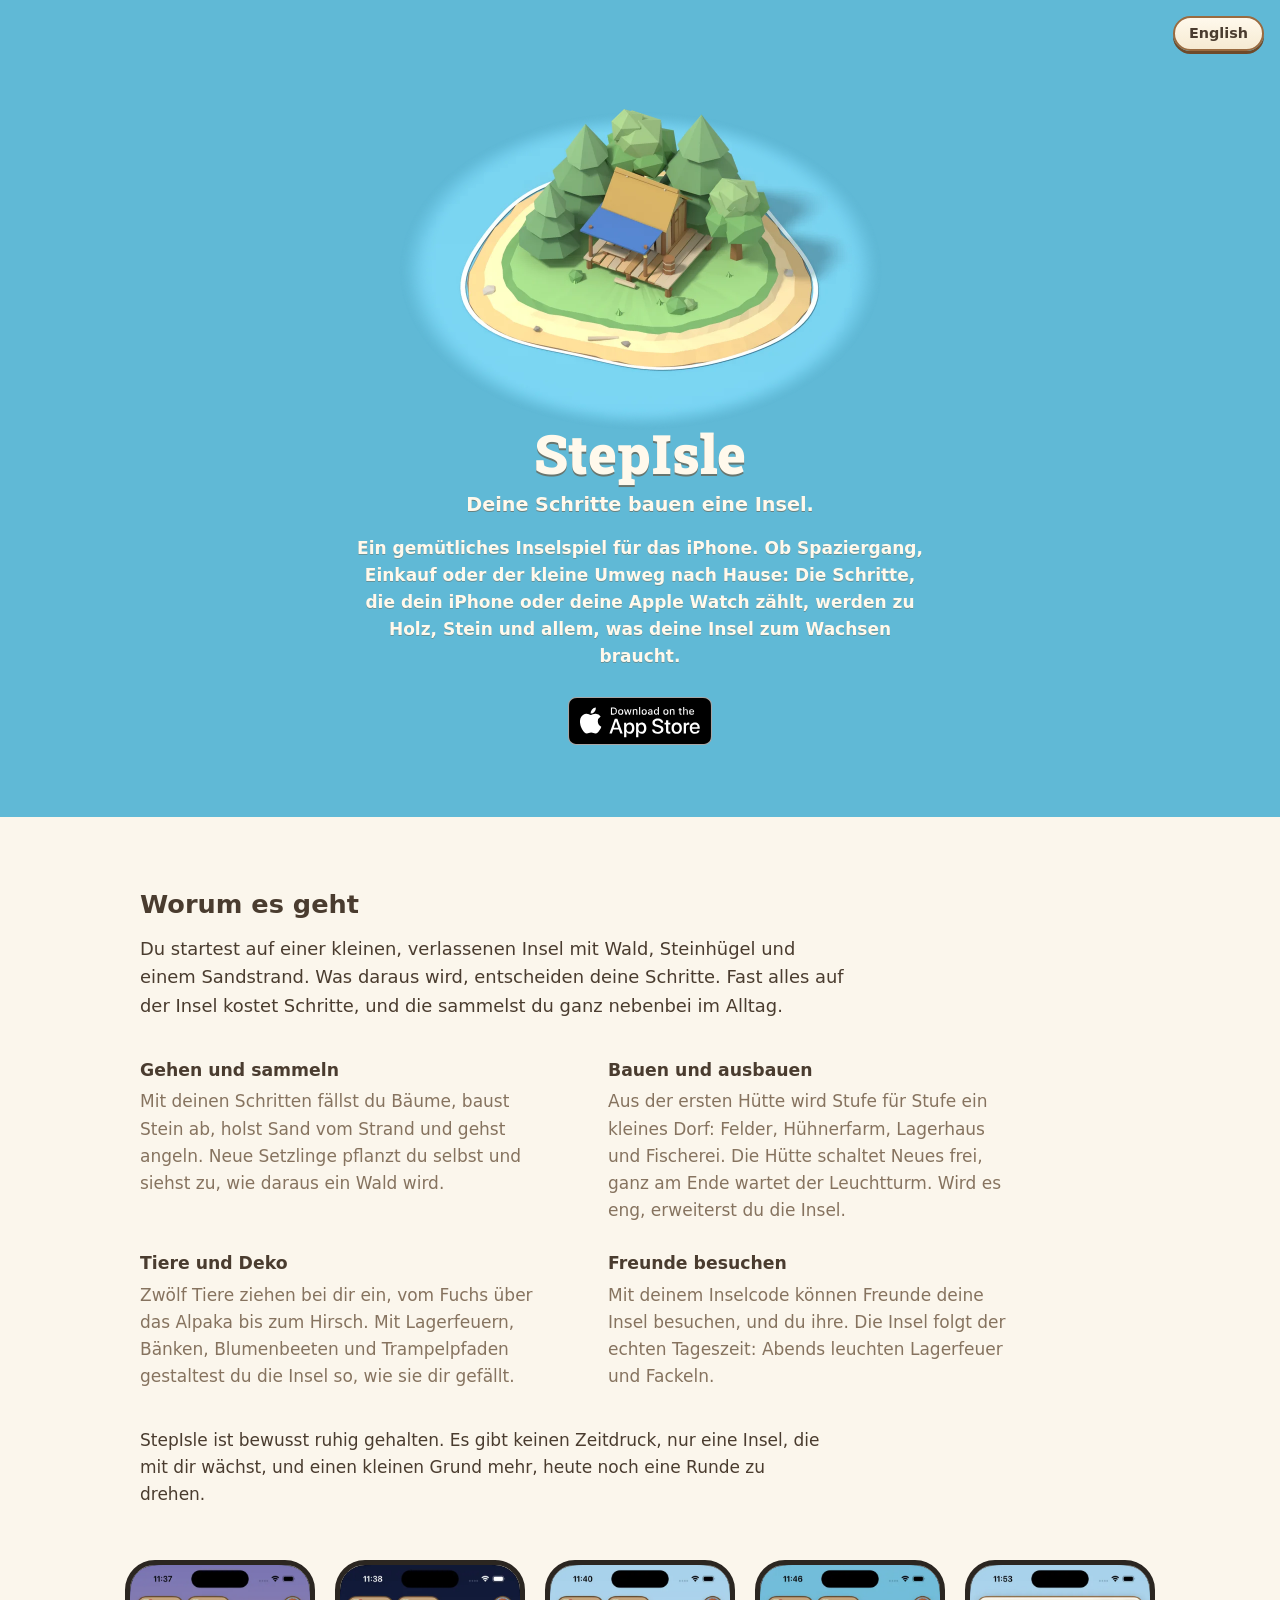
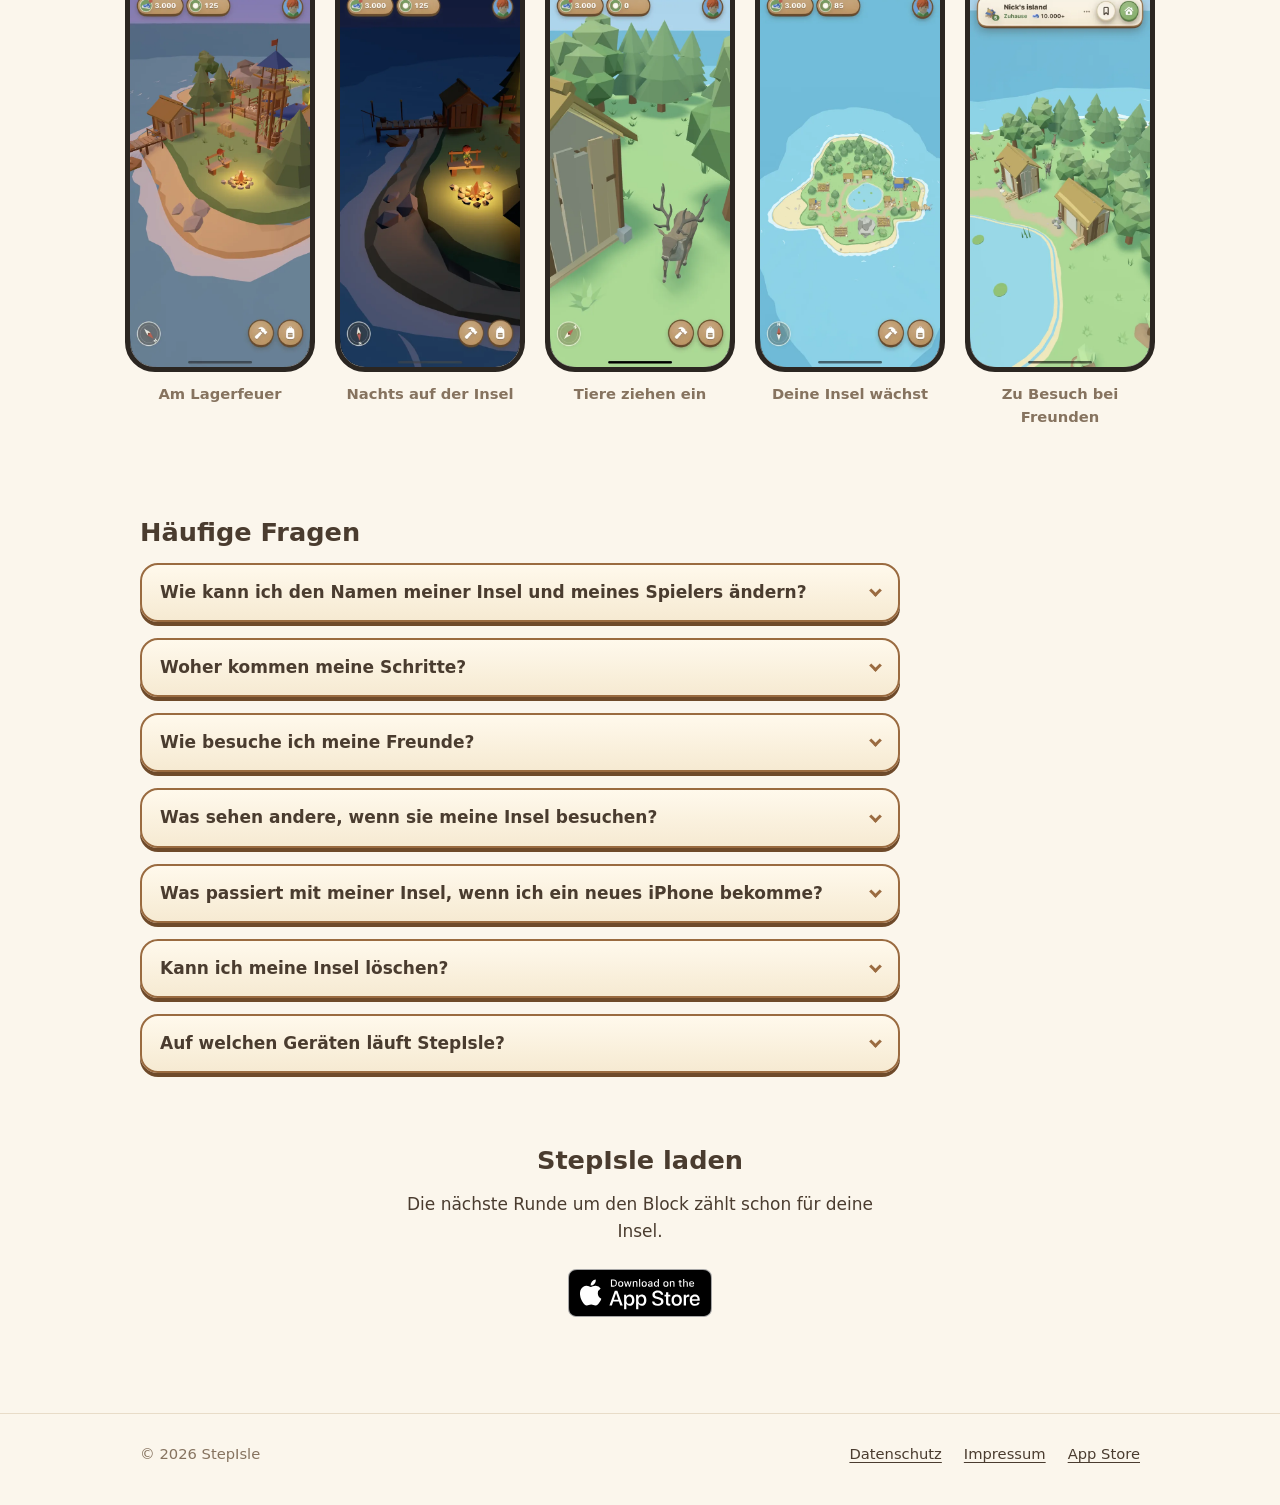
<file: index.html>
<!doctype html>
<html lang="de">
<head>
  <meta charset="utf-8">
  <meta name="viewport" content="width=device-width, initial-scale=1">
  <title>StepIsle – Deine Schritte bauen eine Insel</title>
  <meta name="description" content="StepIsle ist ein gemütliches Inselspiel für das iPhone: Deine echten Schritte aus Apple Health fällen Bäume, bauen Stein ab und lassen deine kleine Insel wachsen.">
  <meta name="theme-color" content="#60b9d6">
  <link rel="canonical" href="https://stepisle.de/">
  <link rel="alternate" hreflang="de" href="https://stepisle.de/">
  <link rel="alternate" hreflang="en" href="https://stepisle.de/en/">
  <link rel="alternate" hreflang="x-default" href="https://stepisle.de/en/">
  <meta property="og:type" content="website">
  <meta property="og:title" content="StepIsle – Deine Schritte bauen eine Insel">
  <meta property="og:description" content="Ein gemütliches Inselspiel für das iPhone, das du mit deinen echten Schritten spielst.">
  <meta property="og:url" content="https://stepisle.de/">
  <meta property="og:image" content="https://stepisle.de/assets/img/og-image.jpg">
  <meta property="og:locale" content="de_DE">
  <meta name="twitter:card" content="summary_large_image">
  <link rel="icon" type="image/png" href="assets/img/favicon.png">
  <link rel="apple-touch-icon" href="assets/img/apple-touch-icon.png">
  <link rel="preload" href="assets/fonts/roboto-slab-900.woff" as="font" type="font/woff" crossorigin>
  <link rel="stylesheet" href="assets/style.css">
  <script src="assets/config.js" defer></script>
</head>
<body>
  <a class="skip" href="#inhalt">Zum Inhalt springen</a>

  <header class="hero">
    <a class="lang" href="en/" hreflang="en" lang="en">English</a>
    <div class="wrap">
      <img class="hero-island" src="assets/img/island.webp" width="1200" height="840" alt="">
      <h1 class="logo">StepIsle</h1>
      <p class="tagline">Deine Schritte bauen eine Insel.</p>
      <p class="hero-text">Ein gemütliches Inselspiel für das iPhone. Ob Spaziergang, Einkauf oder der kleine Umweg nach Hause: Die Schritte, die dein iPhone oder deine Apple Watch zählt, werden zu Holz, Stein und allem, was deine Insel zum Wachsen braucht.</p>
      <span class="store is-pending" data-link="appStore" data-label="Im App Store laden">
        <img src="assets/img/app-store-badge.svg" width="120" height="40" alt="Im App Store laden">
        <span class="store-note" data-pending>Bald im App Store</span>
      </span>
    </div>
  </header>

  <main id="inhalt">
    <section id="spiel" aria-labelledby="spiel-titel">
      <div class="wrap">
        <h2 id="spiel-titel">Worum es geht</h2>
        <p class="lead">Du startest auf einer kleinen, verlassenen Insel mit Wald, Steinhügel und einem Sandstrand. Was daraus wird, entscheiden deine Schritte. Fast alles auf der Insel kostet Schritte, und die sammelst du ganz nebenbei im Alltag.</p>

        <ul class="points">
          <li>
            <h3>Gehen und sammeln</h3>
            <p>Mit deinen Schritten fällst du Bäume, baust Stein ab, holst Sand vom Strand und gehst angeln. Neue Setzlinge pflanzt du selbst und siehst zu, wie daraus ein Wald wird.</p>
          </li>
          <li>
            <h3>Bauen und ausbauen</h3>
            <p>Aus der ersten Hütte wird Stufe für Stufe ein kleines Dorf: Felder, Hühnerfarm, Lagerhaus und Fischerei. Die Hütte schaltet Neues frei, ganz am Ende wartet der Leuchtturm. Wird es eng, erweiterst du die Insel.</p>
          </li>
          <li>
            <h3>Tiere und Deko</h3>
            <p>Zwölf Tiere ziehen bei dir ein, vom Fuchs über das Alpaka bis zum Hirsch. Mit Lagerfeuern, Bänken, Blumenbeeten und Trampelpfaden gestaltest du die Insel so, wie sie dir gefällt.</p>
          </li>
          <li>
            <h3>Freunde besuchen</h3>
            <p>Mit deinem Inselcode können Freunde deine Insel besuchen, und du ihre. Die Insel folgt der echten Tageszeit: Abends leuchten Lagerfeuer und Fackeln.</p>
          </li>
        </ul>

        <p class="closing">StepIsle ist bewusst ruhig gehalten. Es gibt keinen Zeitdruck, nur eine Insel, die mit dir wächst, und einen kleinen Grund mehr, heute noch eine Runde zu drehen.</p>
      </div>

      <ul class="shots" aria-label="Bilder aus dem Spiel">
        <li><figure><img src="assets/img/shot-day.webp" width="560" height="1213" loading="lazy" alt="Die Insel mit Hütte, Aussichtsturm und Lagerfeuer"><figcaption>Am Lagerfeuer</figcaption></figure></li>
        <li><figure><img src="assets/img/shot-night.webp" width="560" height="1213" loading="lazy" alt="Die Insel bei Nacht, die Spielfigur sitzt auf einer Bank am Feuer"><figcaption>Nachts auf der Insel</figcaption></figure></li>
        <li><figure><img src="assets/img/shot-stag.webp" width="560" height="1213" loading="lazy" alt="Ein Hirsch steht auf der Wiese neben einem Lagerhaus"><figcaption>Tiere ziehen ein</figcaption></figure></li>
        <li><figure><img src="assets/img/shot-island.webp" width="560" height="1213" loading="lazy" alt="Eine ausgebaute Insel von oben mit Teich, Feldern und Gebäuden"><figcaption>Deine Insel wächst</figcaption></figure></li>
        <li><figure><img src="assets/img/shot-village.webp" width="560" height="1213" loading="lazy" alt="Besuch auf der Insel eines Freundes mit Hütten am Waldrand"><figcaption>Zu Besuch bei Freunden</figcaption></figure></li>
      </ul>
    </section>

    <section id="fragen" aria-labelledby="fragen-titel">
      <div class="wrap">
        <h2 id="fragen-titel">Häufige Fragen</h2>
        <div class="faq">
          <details>
            <summary>Wie kann ich den Namen meiner Insel und meines Spielers ändern?</summary>
            <div><p>Um den Namen deiner Insel oder deines Spielers zu ändern, öffne dein Profil in der App und tippe 20-mal auf dein Profilbild. Anschließend kannst du die Namen ändern.</p></div>
          </details>
          <details>
            <summary>Woher kommen meine Schritte?</summary>
            <div><p>StepIsle liest deine Schritte aus Apple Health. Dort landen die Schritte, die dein iPhone zählt, und, wenn du eine trägst, auch die deiner Apple Watch. Schritte, die du gehst, während die App geschlossen ist, werden beim nächsten Öffnen nachgetragen.</p></div>
          </details>
          <details>
            <summary>Wie besuche ich meine Freunde?</summary>
            <div><p>Öffne dein Profil. Unter „Freunde“ findest du deinen Inselcode, den du kopieren oder teilen kannst. Über „Insel besuchen“ gibst du den Code eines Freundes ein. Damit andere deine Insel besuchen können, musst du auf deinem iPhone bei iCloud angemeldet sein.</p></div>
          </details>
          <details>
            <summary>Was sehen andere, wenn sie meine Insel besuchen?</summary>
            <div><p>Sie sehen deine Insel mit Gebäuden, Deko und Tieren, deinen Namen, den Namen deiner Insel und die Stufe deiner Hütte. Deine Schritte erscheinen nur als gerundeter Meilenstein, zum Beispiel „10.000+“. Deine genaue Schrittzahl, Daten aus Apple Health und deine Vorräte werden nicht geteilt.</p></div>
          </details>
          <details>
            <summary>Was passiert mit meiner Insel, wenn ich ein neues iPhone bekomme?</summary>
            <div><p>Deine Insel wird in deiner iCloud gesichert. Melde dich auf dem neuen iPhone mit demselben iCloud-Konto an und tippe beim Start auf „Spielstand laden“.</p></div>
          </details>
          <details>
            <summary>Kann ich meine Insel löschen?</summary>
            <div><p>Ja. Ganz unten im Profil findest du „Insel und Konto löschen“. Zur Sicherheit musst du „LÖSCHEN“ eintippen. Deine Insel wird dann auch aus iCloud entfernt. Das lässt sich nicht rückgängig machen.</p></div>
          </details>
          <details>
            <summary>Auf welchen Geräten läuft StepIsle?</summary>
            <div><p>StepIsle gibt es für das iPhone ab iOS 18.</p></div>
          </details>
        </div>
      </div>
    </section>

    <section id="laden" class="download" aria-labelledby="laden-titel">
      <div class="wrap">
        <h2 id="laden-titel">StepIsle laden</h2>
        <p>Die nächste Runde um den Block zählt schon für deine Insel.</p>
        <span class="store is-pending" data-link="appStore" data-label="Im App Store laden">
          <img src="assets/img/app-store-badge.svg" width="120" height="40" alt="Im App Store laden">
          <span class="store-note" data-pending>Bald im App Store</span>
        </span>
      </div>
    </section>
  </main>

  <footer>
    <div class="wrap">
      <p>© 2026 StepIsle</p>
      <ul>
        <li><a href="datenschutz/">Datenschutz</a></li>
        <li><a href="impressum/">Impressum</a></li>
        <li><span class="is-pending" data-link="appStore">App Store<span data-pending> (bald)</span></span></li>
      </ul>
    </div>
  </footer>
</body>
</html>
</file>
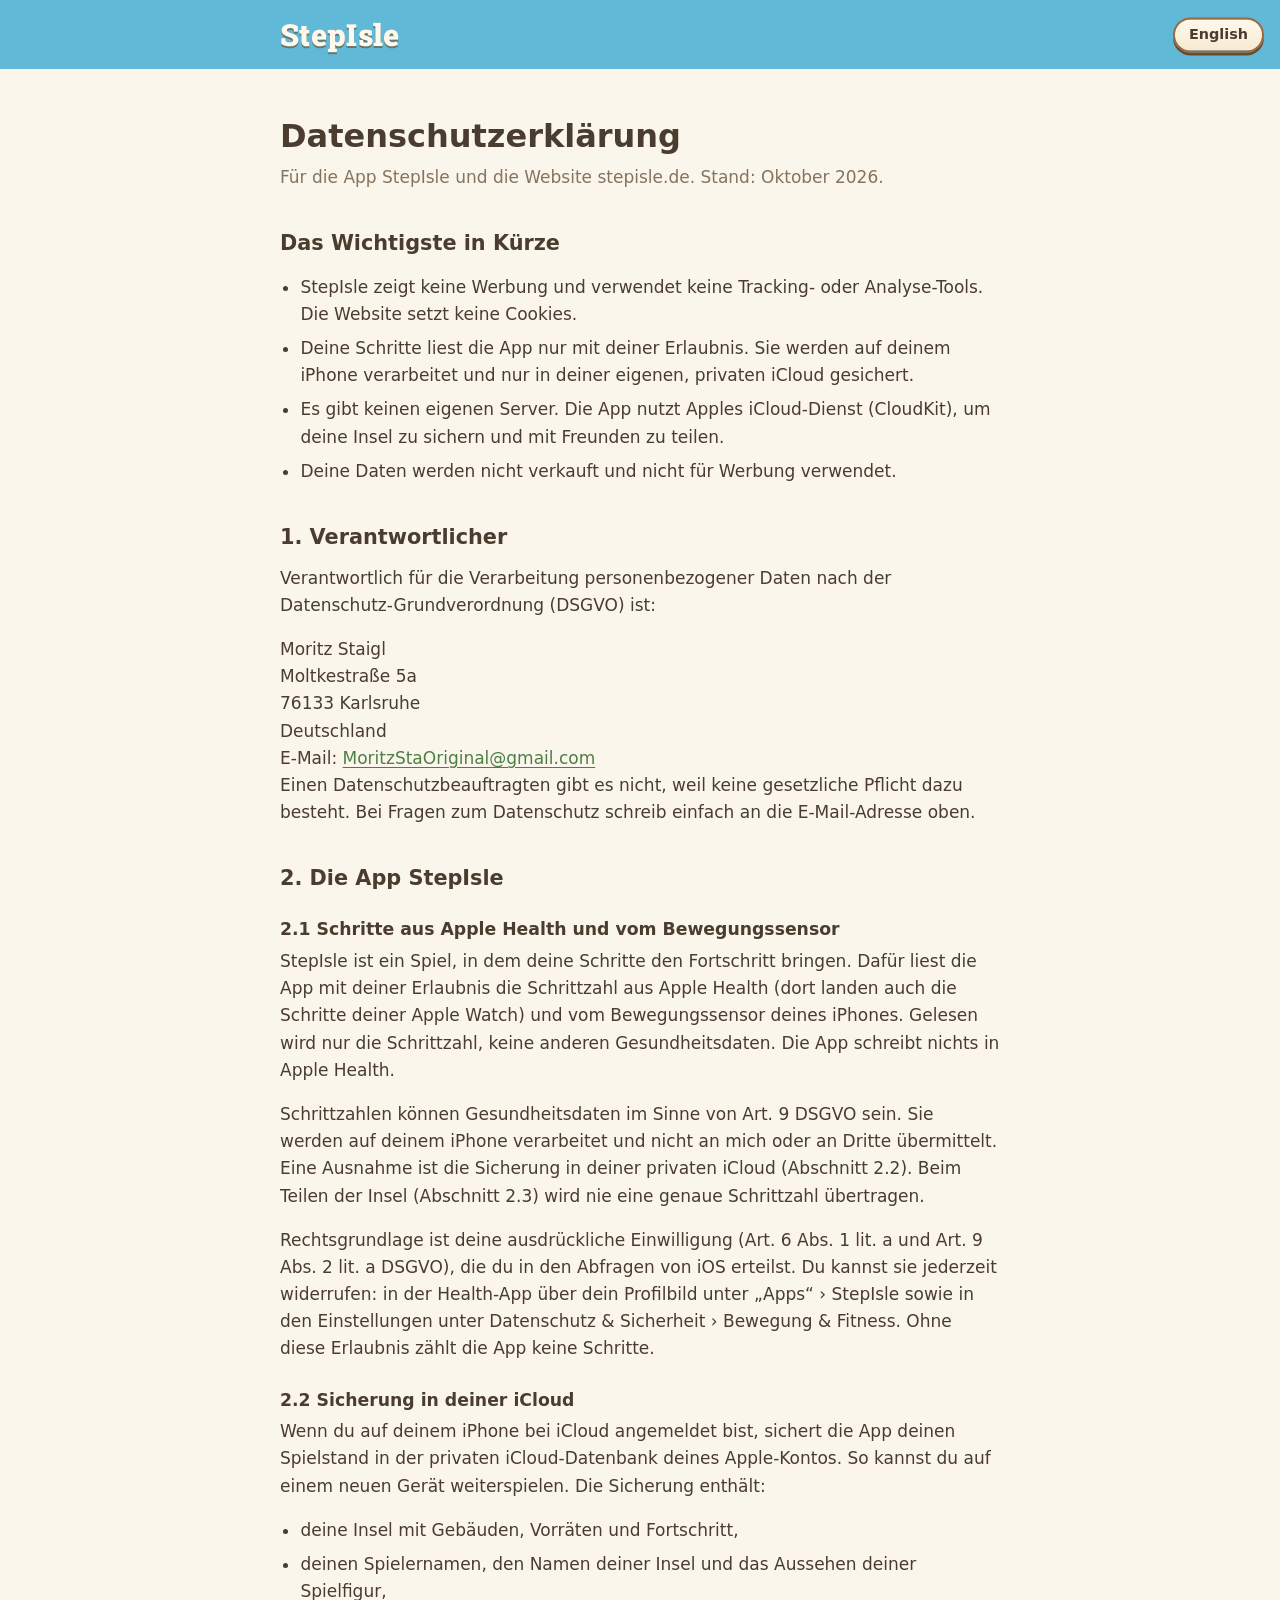
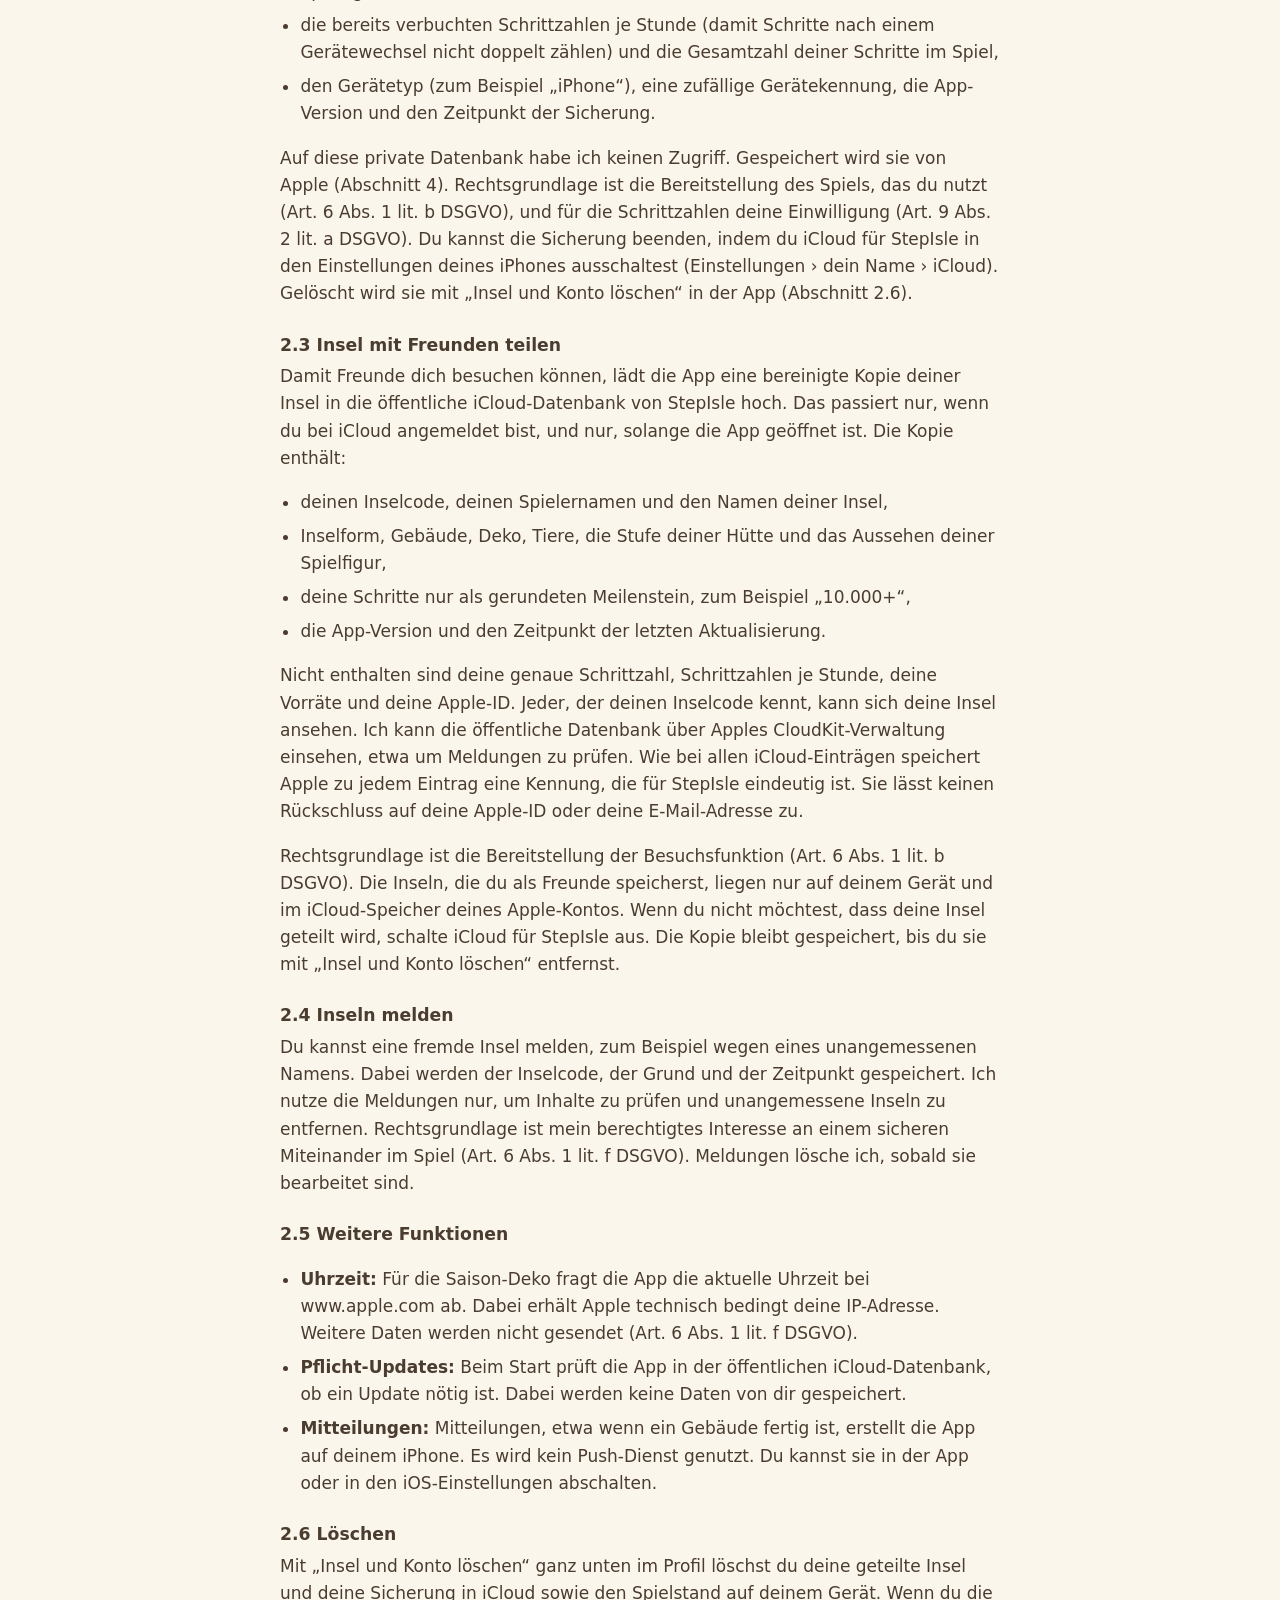
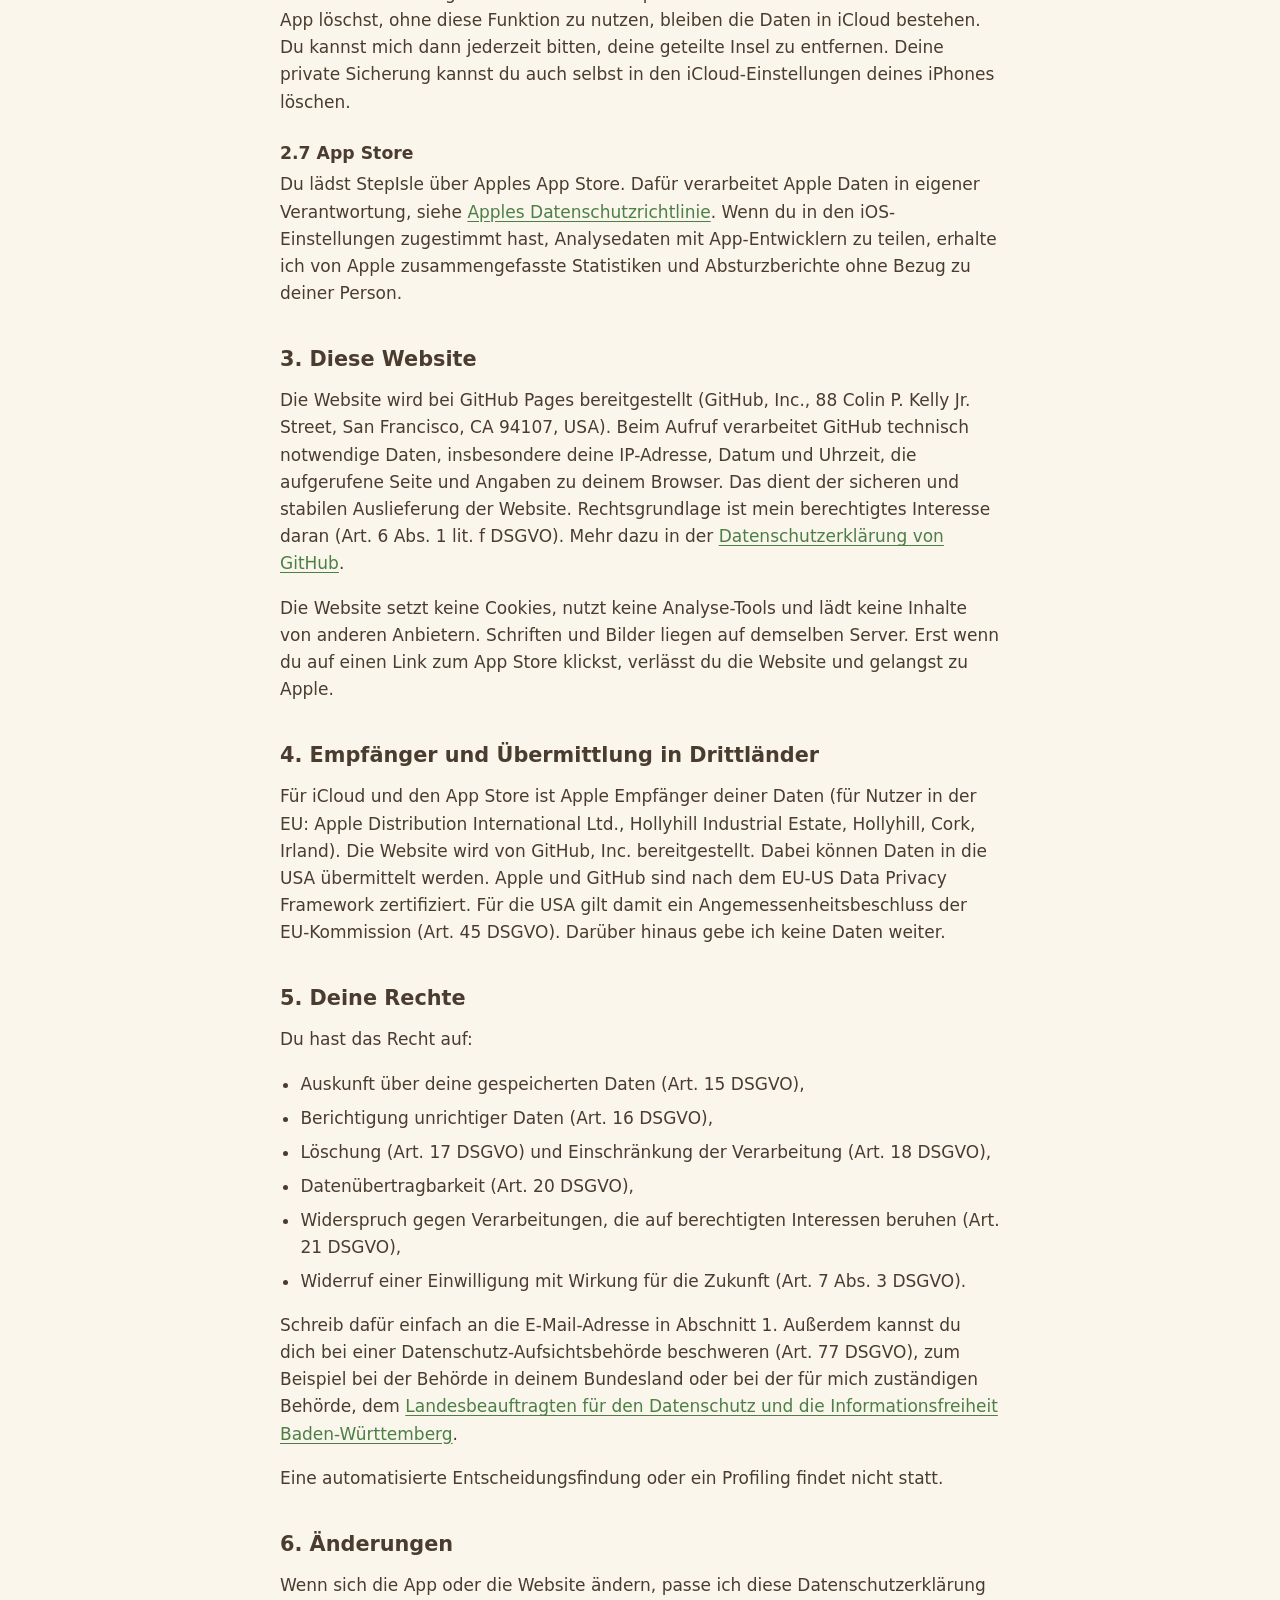
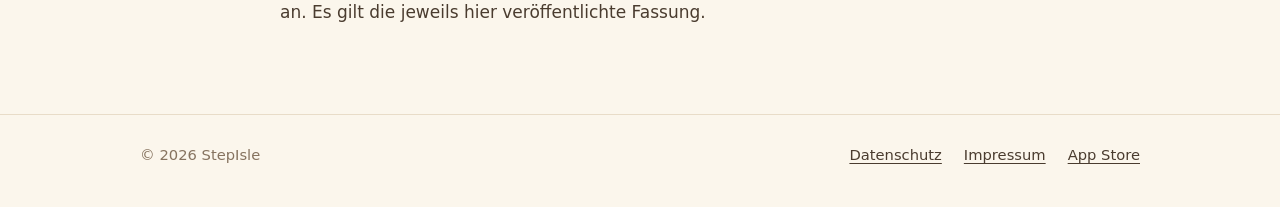
<file: datenschutz/index.html>
<!doctype html>
<html lang="de">
<head>
  <meta charset="utf-8">
  <meta name="viewport" content="width=device-width, initial-scale=1">
  <title>Datenschutz – StepIsle</title>
  <meta name="description" content="Datenschutzerklärung für die App StepIsle und diese Website: welche Daten verarbeitet werden, wofür und welche Rechte du hast.">
  <meta name="theme-color" content="#60b9d6">
  <link rel="canonical" href="https://stepisle.de/datenschutz/">
  <link rel="alternate" hreflang="de" href="https://stepisle.de/datenschutz/">
  <link rel="alternate" hreflang="en" href="https://stepisle.de/en/privacy/">
  <link rel="icon" type="image/png" href="../assets/img/favicon.png">
  <link rel="apple-touch-icon" href="../assets/img/apple-touch-icon.png">
  <link rel="stylesheet" href="../assets/style.css">
  <script src="../assets/config.js" defer></script>
</head>
<body>
  <a class="skip" href="#inhalt">Zum Inhalt springen</a>

  <header class="topbar">
    <div class="wrap">
      <p class="logo"><a href="../">StepIsle</a></p>
    </div>
    <a class="lang" href="../en/privacy/" hreflang="en" lang="en">English</a>
  </header>

  <main id="inhalt" class="wrap legal">
    <h1>Datenschutzerklärung</h1>
    <p class="meta">Für die App StepIsle und die Website stepisle.de. Stand: Oktober 2026.</p>

    <h2>Das Wichtigste in Kürze</h2>
    <ul>
      <li>StepIsle zeigt keine Werbung und verwendet keine Tracking- oder Analyse-Tools. Die Website setzt keine Cookies.</li>
      <li>Deine Schritte liest die App nur mit deiner Erlaubnis. Sie werden auf deinem iPhone verarbeitet und nur in deiner eigenen, privaten iCloud gesichert.</li>
      <li>Es gibt keinen eigenen Server. Die App nutzt Apples iCloud-Dienst (CloudKit), um deine Insel zu sichern und mit Freunden zu teilen.</li>
      <li>Deine Daten werden nicht verkauft und nicht für Werbung verwendet.</li>
    </ul>

    <h2>1. Verantwortlicher</h2>
    <p>Verantwortlich für die Verarbeitung personenbezogener Daten nach der Datenschutz-Grundverordnung (DSGVO) ist:</p>
    <address>
      Moritz Staigl<br>
      Moltkestraße 5a<br>
      76133 Karlsruhe<br>
      Deutschland<br>
      E-Mail: <a href="mailto:MoritzStaOriginal@gmail.com">MoritzStaOriginal@gmail.com</a>
    </address>
    <p>Einen Datenschutzbeauftragten gibt es nicht, weil keine gesetzliche Pflicht dazu besteht. Bei Fragen zum Datenschutz schreib einfach an die E-Mail-Adresse oben.</p>

    <h2>2. Die App StepIsle</h2>

    <h3>2.1 Schritte aus Apple Health und vom Bewegungssensor</h3>
    <p>StepIsle ist ein Spiel, in dem deine Schritte den Fortschritt bringen. Dafür liest die App mit deiner Erlaubnis die Schrittzahl aus Apple Health (dort landen auch die Schritte deiner Apple Watch) und vom Bewegungssensor deines iPhones. Gelesen wird nur die Schrittzahl, keine anderen Gesundheitsdaten. Die App schreibt nichts in Apple Health.</p>
    <p>Schrittzahlen können Gesundheitsdaten im Sinne von Art. 9 DSGVO sein. Sie werden auf deinem iPhone verarbeitet und nicht an mich oder an Dritte übermittelt. Eine Ausnahme ist die Sicherung in deiner privaten iCloud (Abschnitt 2.2). Beim Teilen der Insel (Abschnitt 2.3) wird nie eine genaue Schrittzahl übertragen.</p>
    <p>Rechtsgrundlage ist deine ausdrückliche Einwilligung (Art. 6 Abs. 1 lit. a und Art. 9 Abs. 2 lit. a DSGVO), die du in den Abfragen von iOS erteilst. Du kannst sie jederzeit widerrufen: in der Health-App über dein Profilbild unter „Apps“ › StepIsle sowie in den Einstellungen unter Datenschutz &amp; Sicherheit › Bewegung &amp; Fitness. Ohne diese Erlaubnis zählt die App keine Schritte.</p>

    <h3>2.2 Sicherung in deiner iCloud</h3>
    <p>Wenn du auf deinem iPhone bei iCloud angemeldet bist, sichert die App deinen Spielstand in der privaten iCloud-Datenbank deines Apple-Kontos. So kannst du auf einem neuen Gerät weiterspielen. Die Sicherung enthält:</p>
    <ul>
      <li>deine Insel mit Gebäuden, Vorräten und Fortschritt,</li>
      <li>deinen Spielernamen, den Namen deiner Insel und das Aussehen deiner Spielfigur,</li>
      <li>die bereits verbuchten Schrittzahlen je Stunde (damit Schritte nach einem Gerätewechsel nicht doppelt zählen) und die Gesamtzahl deiner Schritte im Spiel,</li>
      <li>den Gerätetyp (zum Beispiel „iPhone“), eine zufällige Gerätekennung, die App-Version und den Zeitpunkt der Sicherung.</li>
    </ul>
    <p>Auf diese private Datenbank habe ich keinen Zugriff. Gespeichert wird sie von Apple (Abschnitt 4). Rechtsgrundlage ist die Bereitstellung des Spiels, das du nutzt (Art. 6 Abs. 1 lit. b DSGVO), und für die Schrittzahlen deine Einwilligung (Art. 9 Abs. 2 lit. a DSGVO). Du kannst die Sicherung beenden, indem du iCloud für StepIsle in den Einstellungen deines iPhones ausschaltest (Einstellungen › dein Name › iCloud). Gelöscht wird sie mit „Insel und Konto löschen“ in der App (Abschnitt 2.6).</p>

    <h3>2.3 Insel mit Freunden teilen</h3>
    <p>Damit Freunde dich besuchen können, lädt die App eine bereinigte Kopie deiner Insel in die öffentliche iCloud-Datenbank von StepIsle hoch. Das passiert nur, wenn du bei iCloud angemeldet bist, und nur, solange die App geöffnet ist. Die Kopie enthält:</p>
    <ul>
      <li>deinen Inselcode, deinen Spielernamen und den Namen deiner Insel,</li>
      <li>Inselform, Gebäude, Deko, Tiere, die Stufe deiner Hütte und das Aussehen deiner Spielfigur,</li>
      <li>deine Schritte nur als gerundeten Meilenstein, zum Beispiel „10.000+“,</li>
      <li>die App-Version und den Zeitpunkt der letzten Aktualisierung.</li>
    </ul>
    <p>Nicht enthalten sind deine genaue Schrittzahl, Schrittzahlen je Stunde, deine Vorräte und deine Apple-ID. Jeder, der deinen Inselcode kennt, kann sich deine Insel ansehen. Ich kann die öffentliche Datenbank über Apples CloudKit-Verwaltung einsehen, etwa um Meldungen zu prüfen. Wie bei allen iCloud-Einträgen speichert Apple zu jedem Eintrag eine Kennung, die für StepIsle eindeutig ist. Sie lässt keinen Rückschluss auf deine Apple-ID oder deine E-Mail-Adresse zu.</p>
    <p>Rechtsgrundlage ist die Bereitstellung der Besuchsfunktion (Art. 6 Abs. 1 lit. b DSGVO). Die Inseln, die du als Freunde speicherst, liegen nur auf deinem Gerät und im iCloud-Speicher deines Apple-Kontos. Wenn du nicht möchtest, dass deine Insel geteilt wird, schalte iCloud für StepIsle aus. Die Kopie bleibt gespeichert, bis du sie mit „Insel und Konto löschen“ entfernst.</p>

    <h3>2.4 Inseln melden</h3>
    <p>Du kannst eine fremde Insel melden, zum Beispiel wegen eines unangemessenen Namens. Dabei werden der Inselcode, der Grund und der Zeitpunkt gespeichert. Ich nutze die Meldungen nur, um Inhalte zu prüfen und unangemessene Inseln zu entfernen. Rechtsgrundlage ist mein berechtigtes Interesse an einem sicheren Miteinander im Spiel (Art. 6 Abs. 1 lit. f DSGVO). Meldungen lösche ich, sobald sie bearbeitet sind.</p>

    <h3>2.5 Weitere Funktionen</h3>
    <ul>
      <li><strong>Uhrzeit:</strong> Für die Saison-Deko fragt die App die aktuelle Uhrzeit bei www.apple.com ab. Dabei erhält Apple technisch bedingt deine IP-Adresse. Weitere Daten werden nicht gesendet (Art. 6 Abs. 1 lit. f DSGVO).</li>
      <li><strong>Pflicht-Updates:</strong> Beim Start prüft die App in der öffentlichen iCloud-Datenbank, ob ein Update nötig ist. Dabei werden keine Daten von dir gespeichert.</li>
      <li><strong>Mitteilungen:</strong> Mitteilungen, etwa wenn ein Gebäude fertig ist, erstellt die App auf deinem iPhone. Es wird kein Push-Dienst genutzt. Du kannst sie in der App oder in den iOS-Einstellungen abschalten.</li>
    </ul>

    <h3>2.6 Löschen</h3>
    <p>Mit „Insel und Konto löschen“ ganz unten im Profil löschst du deine geteilte Insel und deine Sicherung in iCloud sowie den Spielstand auf deinem Gerät. Wenn du die App löschst, ohne diese Funktion zu nutzen, bleiben die Daten in iCloud bestehen. Du kannst mich dann jederzeit bitten, deine geteilte Insel zu entfernen. Deine private Sicherung kannst du auch selbst in den iCloud-Einstellungen deines iPhones löschen.</p>

    <h3>2.7 App Store</h3>
    <p>Du lädst StepIsle über Apples App Store. Dafür verarbeitet Apple Daten in eigener Verantwortung, siehe <a href="https://www.apple.com/de/legal/privacy/" rel="noopener">Apples Datenschutzrichtlinie</a>. Wenn du in den iOS-Einstellungen zugestimmt hast, Analysedaten mit App-Entwicklern zu teilen, erhalte ich von Apple zusammengefasste Statistiken und Absturzberichte ohne Bezug zu deiner Person.</p>

    <h2>3. Diese Website</h2>
    <p>Die Website wird bei GitHub Pages bereitgestellt (GitHub, Inc., 88 Colin P. Kelly Jr. Street, San Francisco, CA 94107, USA). Beim Aufruf verarbeitet GitHub technisch notwendige Daten, insbesondere deine IP-Adresse, Datum und Uhrzeit, die aufgerufene Seite und Angaben zu deinem Browser. Das dient der sicheren und stabilen Auslieferung der Website. Rechtsgrundlage ist mein berechtigtes Interesse daran (Art. 6 Abs. 1 lit. f DSGVO). Mehr dazu in der <a href="https://docs.github.com/de/site-policy/privacy-policies/github-general-privacy-statement" rel="noopener">Datenschutzerklärung von GitHub</a>.</p>
    <p>Die Website setzt keine Cookies, nutzt keine Analyse-Tools und lädt keine Inhalte von anderen Anbietern. Schriften und Bilder liegen auf demselben Server. Erst wenn du auf einen Link zum App Store klickst, verlässt du die Website und gelangst zu Apple.</p>

    <h2>4. Empfänger und Übermittlung in Drittländer</h2>
    <p>Für iCloud und den App Store ist Apple Empfänger deiner Daten (für Nutzer in der EU: Apple Distribution International Ltd., Hollyhill Industrial Estate, Hollyhill, Cork, Irland). Die Website wird von GitHub, Inc. bereitgestellt. Dabei können Daten in die USA übermittelt werden. Apple und GitHub sind nach dem EU-US Data Privacy Framework zertifiziert. Für die USA gilt damit ein Angemessenheitsbeschluss der EU-Kommission (Art. 45 DSGVO). Darüber hinaus gebe ich keine Daten weiter.</p>

    <h2>5. Deine Rechte</h2>
    <p>Du hast das Recht auf:</p>
    <ul>
      <li>Auskunft über deine gespeicherten Daten (Art. 15 DSGVO),</li>
      <li>Berichtigung unrichtiger Daten (Art. 16 DSGVO),</li>
      <li>Löschung (Art. 17 DSGVO) und Einschränkung der Verarbeitung (Art. 18 DSGVO),</li>
      <li>Datenübertragbarkeit (Art. 20 DSGVO),</li>
      <li>Widerspruch gegen Verarbeitungen, die auf berechtigten Interessen beruhen (Art. 21 DSGVO),</li>
      <li>Widerruf einer Einwilligung mit Wirkung für die Zukunft (Art. 7 Abs. 3 DSGVO).</li>
    </ul>
    <p>Schreib dafür einfach an die E-Mail-Adresse in Abschnitt 1. Außerdem kannst du dich bei einer Datenschutz-Aufsichtsbehörde beschweren (Art. 77 DSGVO), zum Beispiel bei der Behörde in deinem Bundesland oder bei der für mich zuständigen Behörde, dem <a href="https://www.baden-wuerttemberg.datenschutz.de" rel="noopener">Landesbeauftragten für den Datenschutz und die Informationsfreiheit Baden-Württemberg</a>.</p>
    <p>Eine automatisierte Entscheidungsfindung oder ein Profiling findet nicht statt.</p>

    <h2>6. Änderungen</h2>
    <p>Wenn sich die App oder die Website ändern, passe ich diese Datenschutzerklärung an. Es gilt die jeweils hier veröffentlichte Fassung.</p>
  </main>

  <footer>
    <div class="wrap">
      <p>© 2026 StepIsle</p>
      <ul>
        <li><a href="./" aria-current="page">Datenschutz</a></li>
        <li><a href="../impressum/">Impressum</a></li>
        <li><span class="is-pending" data-link="appStore">App Store<span data-pending> (bald)</span></span></li>
      </ul>
    </div>
  </footer>
</body>
</html>
</file>
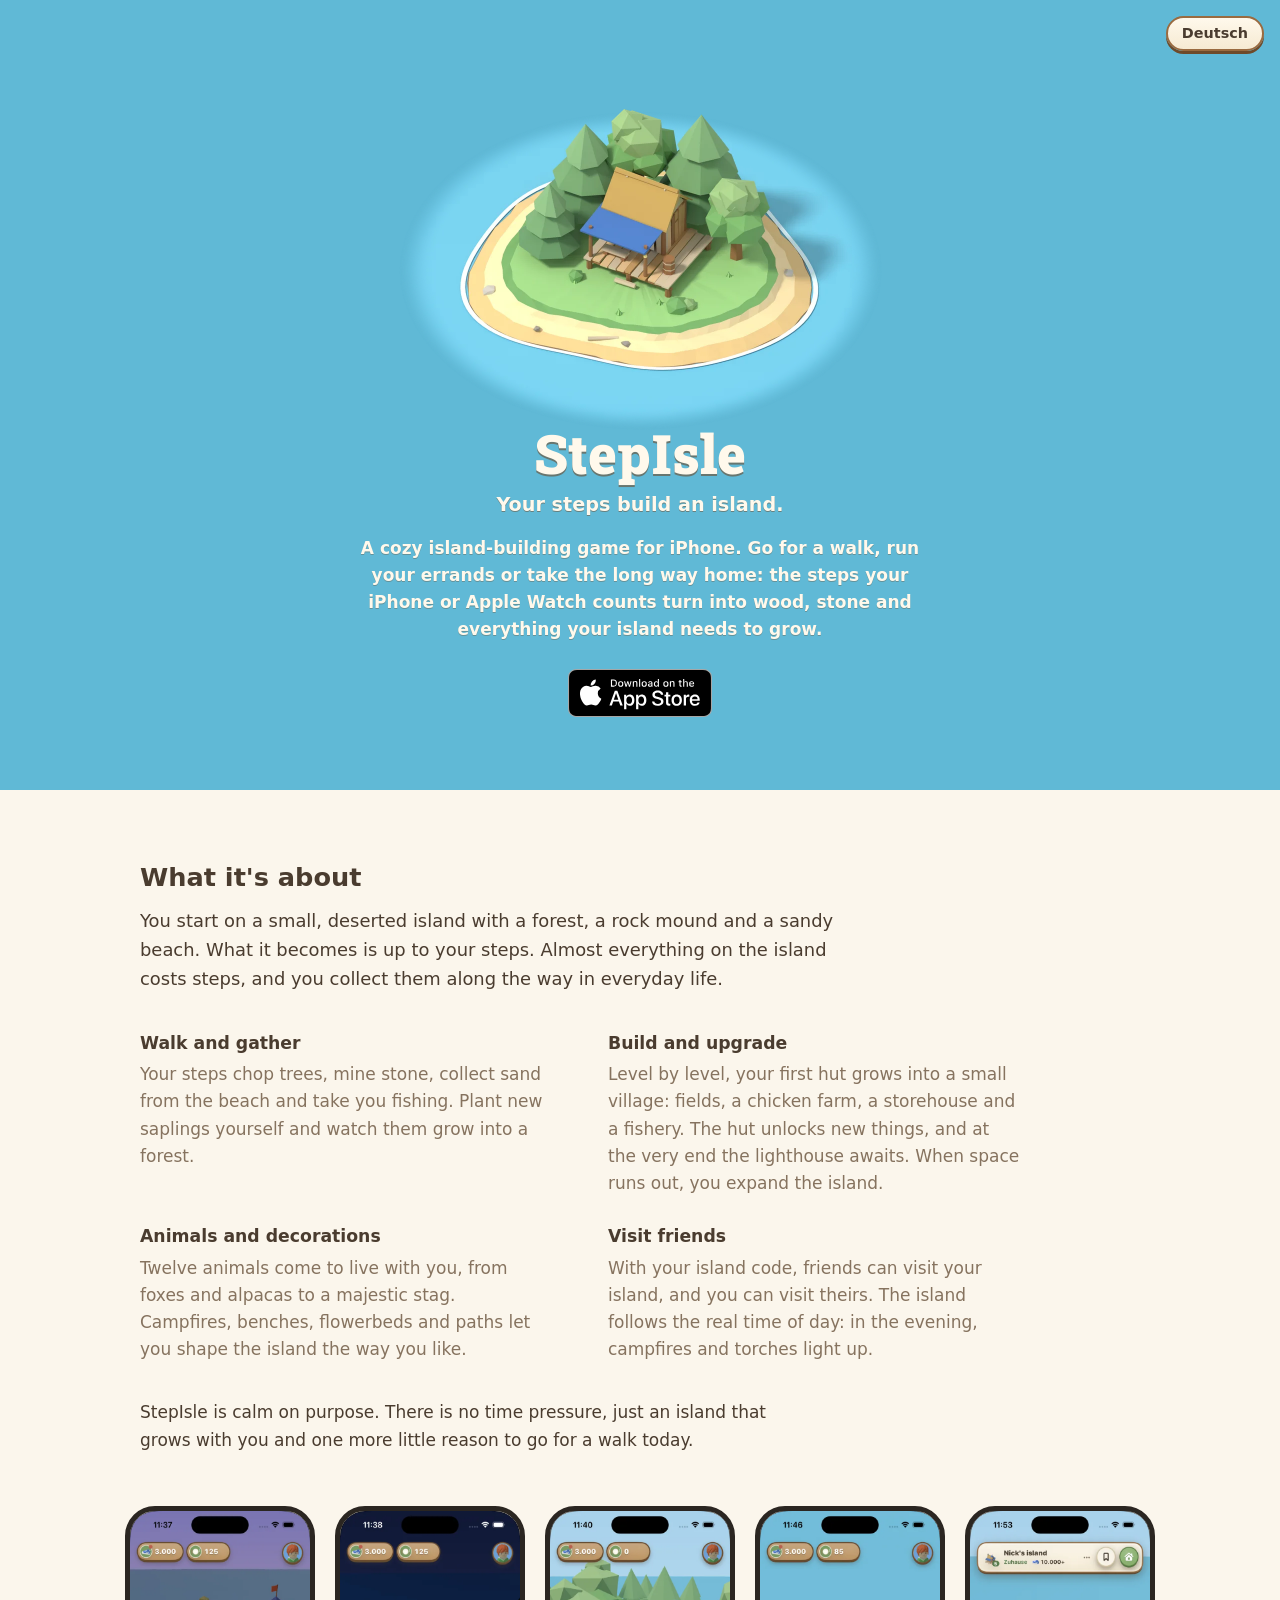
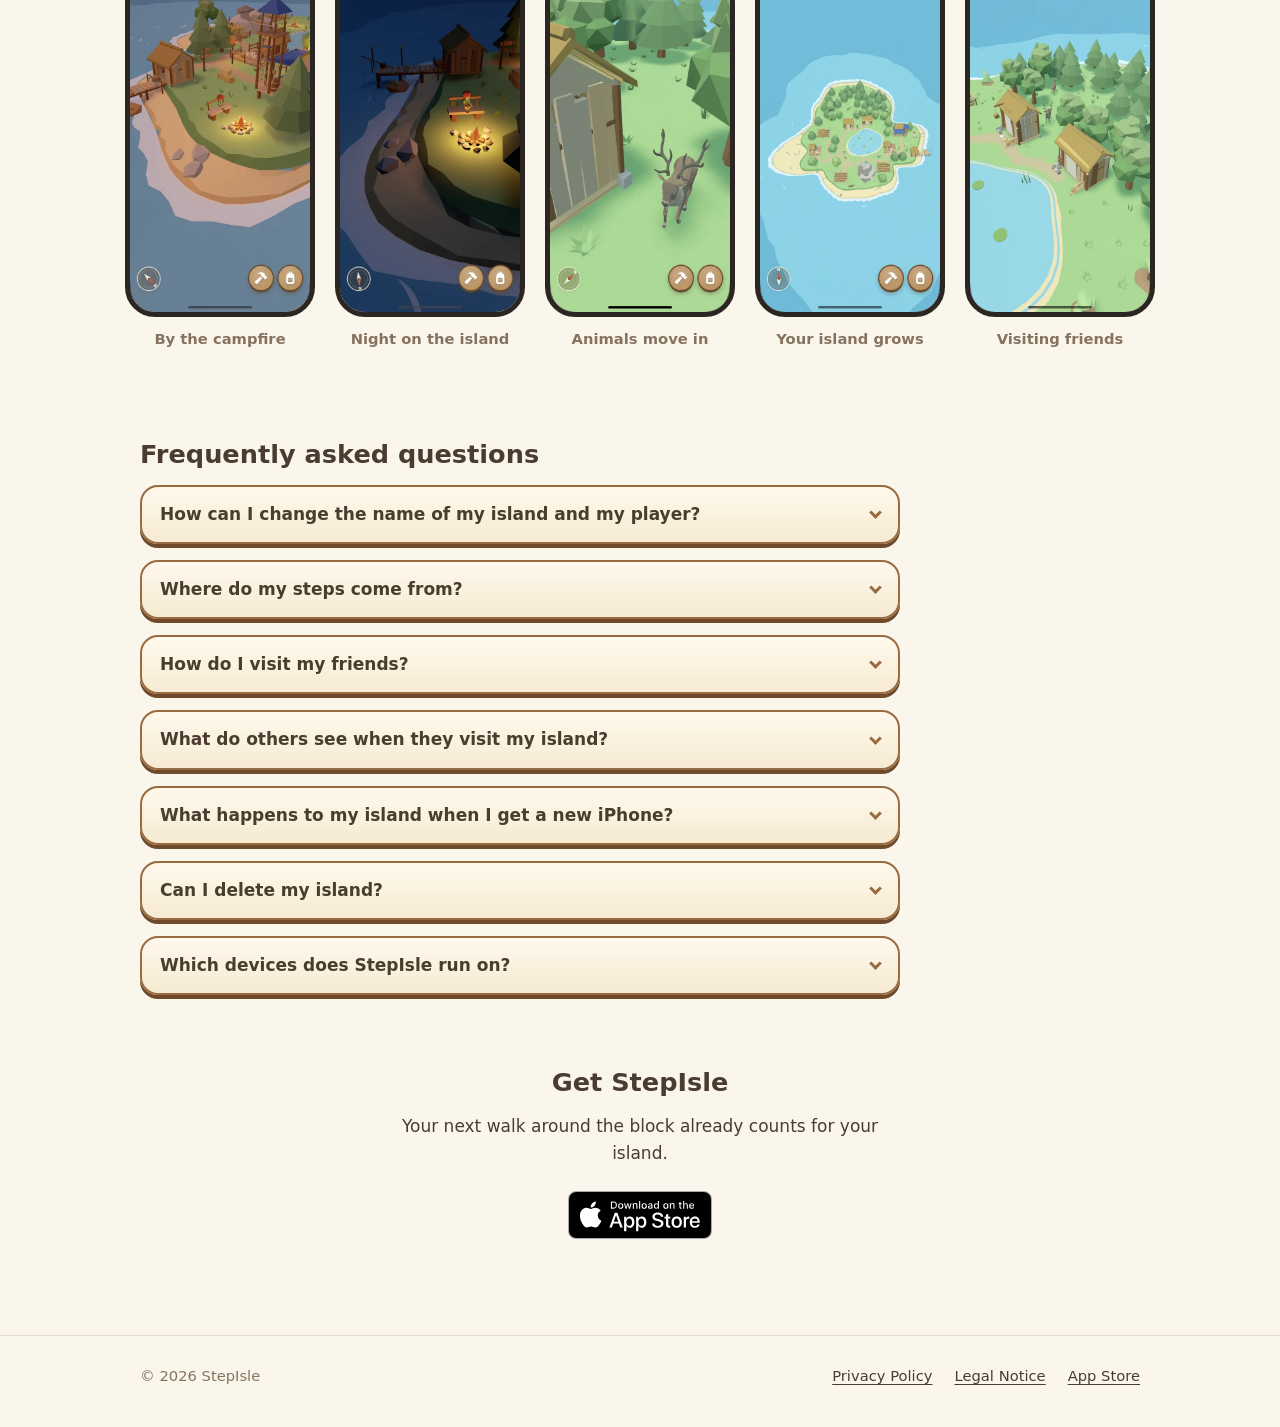
<file: en/index.html>
<!doctype html>
<html lang="en">
<head>
  <meta charset="utf-8">
  <meta name="viewport" content="width=device-width, initial-scale=1">
  <title>StepIsle – Your steps build an island</title>
  <meta name="description" content="StepIsle is a cozy island-building game for iPhone: your real-life steps from Apple Health chop trees, mine stone and help your little island grow.">
  <meta name="theme-color" content="#60b9d6">
  <link rel="canonical" href="https://stepisle.de/en/">
  <link rel="alternate" hreflang="de" href="https://stepisle.de/">
  <link rel="alternate" hreflang="en" href="https://stepisle.de/en/">
  <link rel="alternate" hreflang="x-default" href="https://stepisle.de/en/">
  <meta property="og:type" content="website">
  <meta property="og:title" content="StepIsle – Your steps build an island">
  <meta property="og:description" content="A cozy island-building game for iPhone, powered by your real-life steps.">
  <meta property="og:url" content="https://stepisle.de/en/">
  <meta property="og:image" content="https://stepisle.de/assets/img/og-image.jpg">
  <meta property="og:locale" content="en_US">
  <meta name="twitter:card" content="summary_large_image">
  <link rel="icon" type="image/png" href="../assets/img/favicon.png">
  <link rel="apple-touch-icon" href="../assets/img/apple-touch-icon.png">
  <link rel="preload" href="../assets/fonts/roboto-slab-900.woff" as="font" type="font/woff" crossorigin>
  <link rel="stylesheet" href="../assets/style.css">
  <script src="../assets/config.js" defer></script>
</head>
<body>
  <a class="skip" href="#content">Skip to content</a>

  <header class="hero">
    <a class="lang" href="../" hreflang="de" lang="de">Deutsch</a>
    <div class="wrap">
      <img class="hero-island" src="../assets/img/island.webp" width="1200" height="840" alt="">
      <h1 class="logo">StepIsle</h1>
      <p class="tagline">Your steps build an island.</p>
      <p class="hero-text">A cozy island-building game for iPhone. Go for a walk, run your errands or take the long way home: the steps your iPhone or Apple Watch counts turn into wood, stone and everything your island needs to grow.</p>
      <span class="store is-pending" data-link="appStore" data-label="Download on the App Store">
        <img src="../assets/img/app-store-badge.svg" width="120" height="40" alt="Download on the App Store">
        <span class="store-note" data-pending>Coming soon to the App Store</span>
      </span>
    </div>
  </header>

  <main id="content">
    <section id="game" aria-labelledby="game-title">
      <div class="wrap">
        <h2 id="game-title">What it's about</h2>
        <p class="lead">You start on a small, deserted island with a forest, a rock mound and a sandy beach. What it becomes is up to your steps. Almost everything on the island costs steps, and you collect them along the way in everyday life.</p>

        <ul class="points">
          <li>
            <h3>Walk and gather</h3>
            <p>Your steps chop trees, mine stone, collect sand from the beach and take you fishing. Plant new saplings yourself and watch them grow into a forest.</p>
          </li>
          <li>
            <h3>Build and upgrade</h3>
            <p>Level by level, your first hut grows into a small village: fields, a chicken farm, a storehouse and a fishery. The hut unlocks new things, and at the very end the lighthouse awaits. When space runs out, you expand the island.</p>
          </li>
          <li>
            <h3>Animals and decorations</h3>
            <p>Twelve animals come to live with you, from foxes and alpacas to a majestic stag. Campfires, benches, flowerbeds and paths let you shape the island the way you like.</p>
          </li>
          <li>
            <h3>Visit friends</h3>
            <p>With your island code, friends can visit your island, and you can visit theirs. The island follows the real time of day: in the evening, campfires and torches light up.</p>
          </li>
        </ul>

        <p class="closing">StepIsle is calm on purpose. There is no time pressure, just an island that grows with you and one more little reason to go for a walk today.</p>
      </div>

      <ul class="shots" aria-label="Pictures from the game">
        <li><figure><img src="../assets/img/shot-day.webp" width="560" height="1213" loading="lazy" alt="The island with a hut, a lookout tower and a campfire"><figcaption>By the campfire</figcaption></figure></li>
        <li><figure><img src="../assets/img/shot-night.webp" width="560" height="1213" loading="lazy" alt="The island at night, the character sits on a bench by the fire"><figcaption>Night on the island</figcaption></figure></li>
        <li><figure><img src="../assets/img/shot-stag.webp" width="560" height="1213" loading="lazy" alt="A stag stands on the meadow next to a storehouse"><figcaption>Animals move in</figcaption></figure></li>
        <li><figure><img src="../assets/img/shot-island.webp" width="560" height="1213" loading="lazy" alt="A grown island seen from above with a pond, fields and buildings"><figcaption>Your island grows</figcaption></figure></li>
        <li><figure><img src="../assets/img/shot-village.webp" width="560" height="1213" loading="lazy" alt="Visiting a friend's island with huts at the edge of the forest"><figcaption>Visiting friends</figcaption></figure></li>
      </ul>
    </section>

    <section id="faq" aria-labelledby="faq-title">
      <div class="wrap">
        <h2 id="faq-title">Frequently asked questions</h2>
        <div class="faq">
          <details>
            <summary>How can I change the name of my island and my player?</summary>
            <div><p>To change the name of your island or your player, open your profile in the app and tap your profile picture 20 times. You can then change the names.</p></div>
          </details>
          <details>
            <summary>Where do my steps come from?</summary>
            <div><p>StepIsle reads your steps from Apple Health. That includes the steps your iPhone counts and, if you wear one, your Apple Watch. Steps you take while the app is closed are added the next time you open it.</p></div>
          </details>
          <details>
            <summary>How do I visit my friends?</summary>
            <div><p>Open your profile. Under “Friends” you'll find your island code, which you can copy or share. Use “Visit an island” to enter a friend's code. For others to visit your island, you need to be signed in to iCloud on your iPhone.</p></div>
          </details>
          <details>
            <summary>What do others see when they visit my island?</summary>
            <div><p>They see your island with its buildings, decorations and animals, your name, your island's name and the level of your hut. Your steps only appear as a rounded milestone, such as “10,000+”. Your exact step count, data from Apple Health and your supplies are not shared.</p></div>
          </details>
          <details>
            <summary>What happens to my island when I get a new iPhone?</summary>
            <div><p>Your island is backed up to your iCloud. Sign in with the same iCloud account on your new iPhone and tap “Load saved game” when the app starts.</p></div>
          </details>
          <details>
            <summary>Can I delete my island?</summary>
            <div><p>Yes. At the very bottom of your profile you'll find “Delete island and account”. To be safe, you need to type “DELETE”. Your island is then also removed from iCloud. This cannot be undone.</p></div>
          </details>
          <details>
            <summary>Which devices does StepIsle run on?</summary>
            <div><p>StepIsle is available for iPhone with iOS 18 or later.</p></div>
          </details>
        </div>
      </div>
    </section>

    <section id="download" class="download" aria-labelledby="download-title">
      <div class="wrap">
        <h2 id="download-title">Get StepIsle</h2>
        <p>Your next walk around the block already counts for your island.</p>
        <span class="store is-pending" data-link="appStore" data-label="Download on the App Store">
          <img src="../assets/img/app-store-badge.svg" width="120" height="40" alt="Download on the App Store">
          <span class="store-note" data-pending>Coming soon to the App Store</span>
        </span>
      </div>
    </section>
  </main>

  <footer>
    <div class="wrap">
      <p>© 2026 StepIsle</p>
      <ul>
        <li><a href="privacy/">Privacy Policy</a></li>
        <li><a href="legal-notice/">Legal Notice</a></li>
        <li><span class="is-pending" data-link="appStore">App Store<span data-pending> (soon)</span></span></li>
      </ul>
    </div>
  </footer>
</body>
</html>
</file>
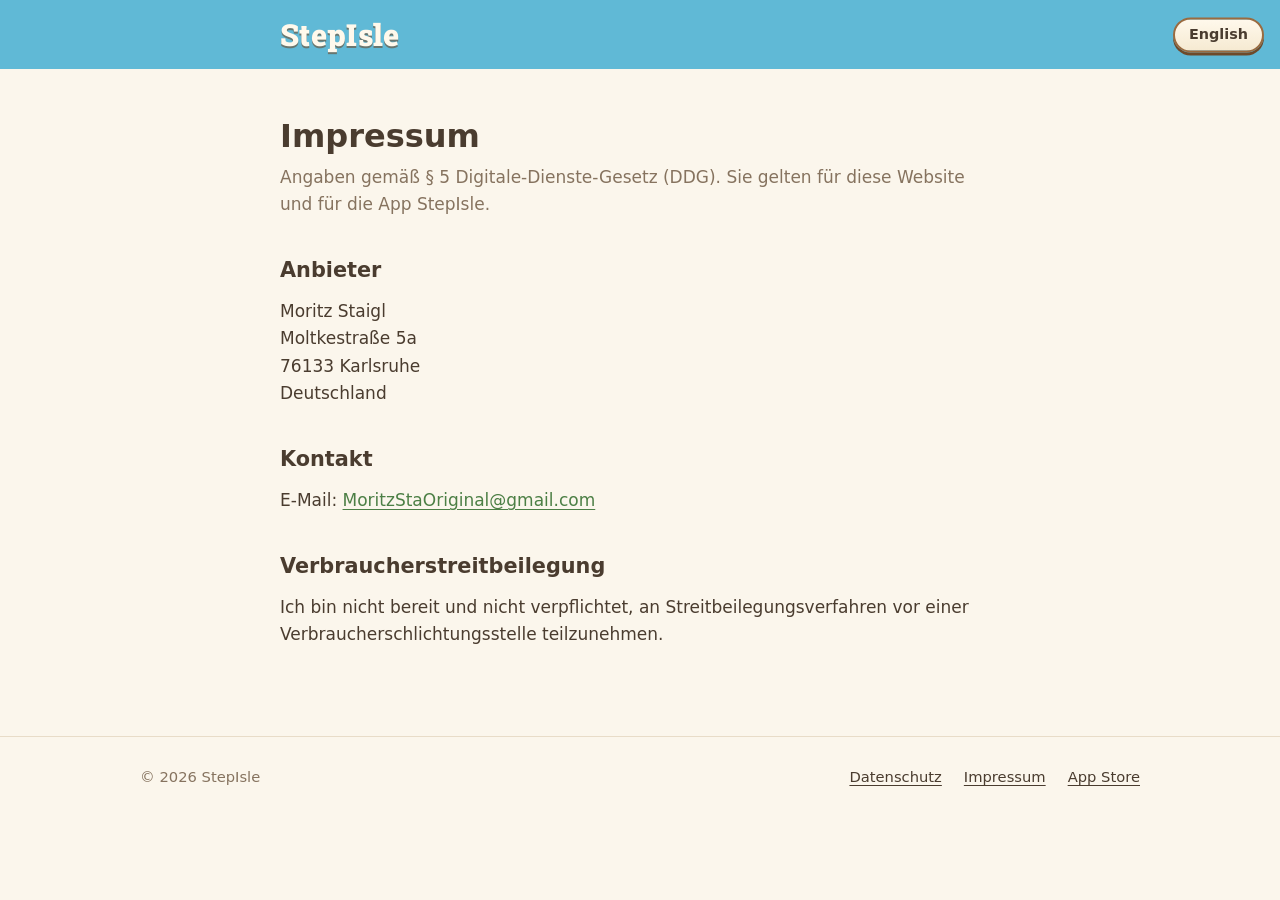
<file: impressum/index.html>
<!doctype html>
<html lang="de">
<head>
  <meta charset="utf-8">
  <meta name="viewport" content="width=device-width, initial-scale=1">
  <title>Impressum – StepIsle</title>
  <meta name="description" content="Impressum von StepIsle: Anbieter, Anschrift und Kontakt.">
  <meta name="theme-color" content="#60b9d6">
  <link rel="canonical" href="https://stepisle.de/impressum/">
  <link rel="alternate" hreflang="de" href="https://stepisle.de/impressum/">
  <link rel="alternate" hreflang="en" href="https://stepisle.de/en/legal-notice/">
  <link rel="icon" type="image/png" href="../assets/img/favicon.png">
  <link rel="apple-touch-icon" href="../assets/img/apple-touch-icon.png">
  <link rel="stylesheet" href="../assets/style.css">
  <script src="../assets/config.js" defer></script>
</head>
<body>
  <a class="skip" href="#inhalt">Zum Inhalt springen</a>

  <header class="topbar">
    <div class="wrap">
      <p class="logo"><a href="../">StepIsle</a></p>
    </div>
    <a class="lang" href="../en/legal-notice/" hreflang="en" lang="en">English</a>
  </header>

  <main id="inhalt" class="wrap legal">
    <h1>Impressum</h1>
    <p class="meta">Angaben gemäß § 5 Digitale-Dienste-Gesetz (DDG). Sie gelten für diese Website und für die App StepIsle.</p>

    <h2>Anbieter</h2>
    <address>
      Moritz Staigl<br>
      Moltkestraße 5a<br>
      76133 Karlsruhe<br>
      Deutschland
    </address>

    <h2>Kontakt</h2>
    <p>
      E-Mail: <a href="mailto:MoritzStaOriginal@gmail.com">MoritzStaOriginal@gmail.com</a>
    </p>

    <h2>Verbraucherstreitbeilegung</h2>
    <p>Ich bin nicht bereit und nicht verpflichtet, an Streitbeilegungsverfahren vor einer Verbraucherschlichtungsstelle teilzunehmen.</p>
  </main>

  <footer>
    <div class="wrap">
      <p>© 2026 StepIsle</p>
      <ul>
        <li><a href="../datenschutz/">Datenschutz</a></li>
        <li><a href="./" aria-current="page">Impressum</a></li>
        <li><span class="is-pending" data-link="appStore">App Store<span data-pending> (bald)</span></span></li>
      </ul>
    </div>
  </footer>
</body>
</html>
</file>
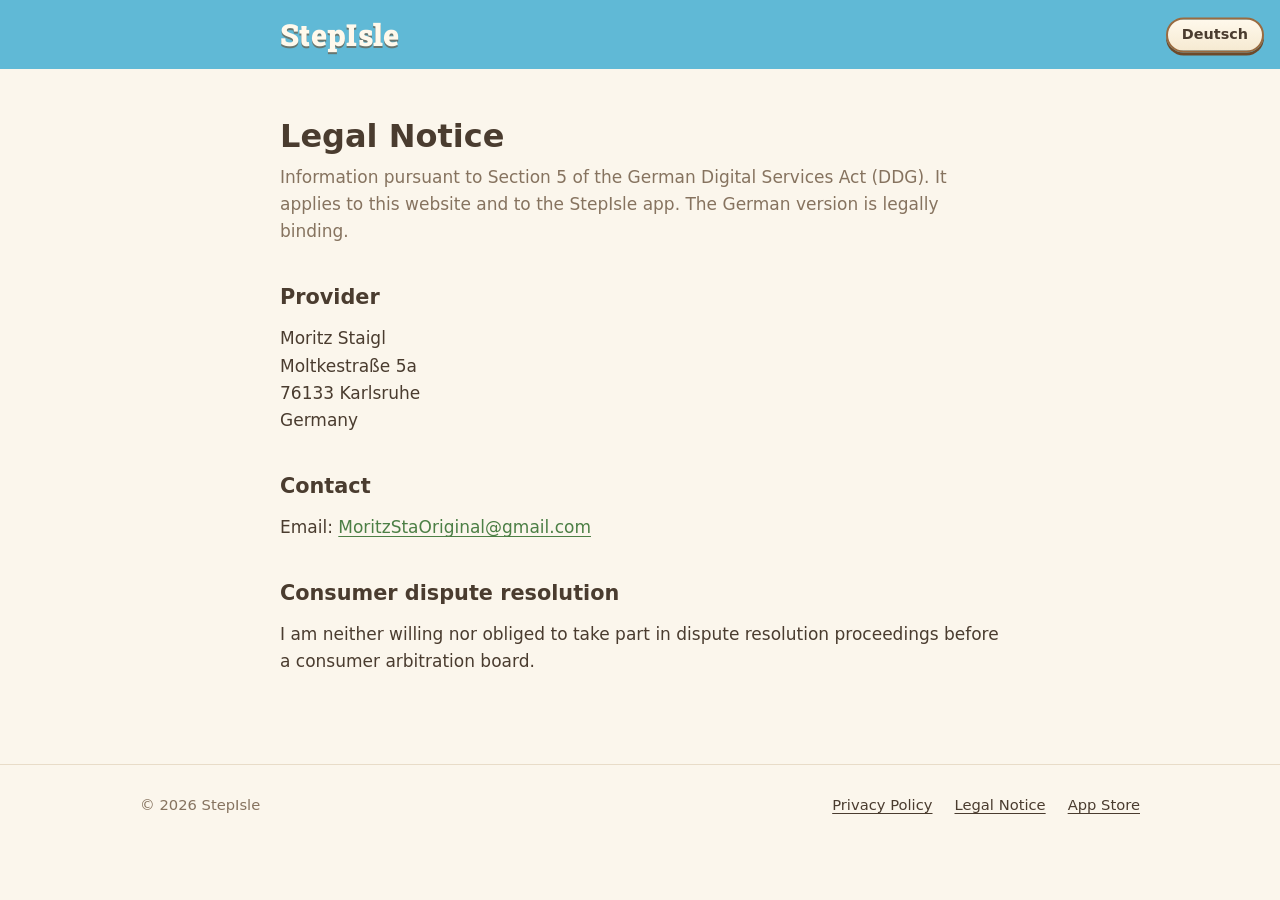
<file: en/legal-notice/index.html>
<!doctype html>
<html lang="en">
<head>
  <meta charset="utf-8">
  <meta name="viewport" content="width=device-width, initial-scale=1">
  <title>Legal Notice – StepIsle</title>
  <meta name="description" content="Legal notice of StepIsle: provider, address and contact.">
  <meta name="theme-color" content="#60b9d6">
  <link rel="canonical" href="https://stepisle.de/en/legal-notice/">
  <link rel="alternate" hreflang="de" href="https://stepisle.de/impressum/">
  <link rel="alternate" hreflang="en" href="https://stepisle.de/en/legal-notice/">
  <link rel="icon" type="image/png" href="../../assets/img/favicon.png">
  <link rel="apple-touch-icon" href="../../assets/img/apple-touch-icon.png">
  <link rel="stylesheet" href="../../assets/style.css">
  <script src="../../assets/config.js" defer></script>
</head>
<body>
  <a class="skip" href="#content">Skip to content</a>

  <header class="topbar">
    <div class="wrap">
      <p class="logo"><a href="../">StepIsle</a></p>
    </div>
    <a class="lang" href="../../impressum/" hreflang="de" lang="de">Deutsch</a>
  </header>

  <main id="content" class="wrap legal">
    <h1>Legal Notice</h1>
    <p class="meta">Information pursuant to Section 5 of the German Digital Services Act (DDG). It applies to this website and to the StepIsle app. The German version is legally binding.</p>

    <h2>Provider</h2>
    <address>
      Moritz Staigl<br>
      Moltkestraße 5a<br>
      76133 Karlsruhe<br>
      Germany
    </address>

    <h2>Contact</h2>
    <p>
      Email: <a href="mailto:MoritzStaOriginal@gmail.com">MoritzStaOriginal@gmail.com</a>
    </p>

    <h2>Consumer dispute resolution</h2>
    <p>I am neither willing nor obliged to take part in dispute resolution proceedings before a consumer arbitration board.</p>
  </main>

  <footer>
    <div class="wrap">
      <p>© 2026 StepIsle</p>
      <ul>
        <li><a href="../privacy/">Privacy Policy</a></li>
        <li><a href="./" aria-current="page">Legal Notice</a></li>
        <li><span class="is-pending" data-link="appStore">App Store<span data-pending> (soon)</span></span></li>
      </ul>
    </div>
  </footer>
</body>
</html>
</file>
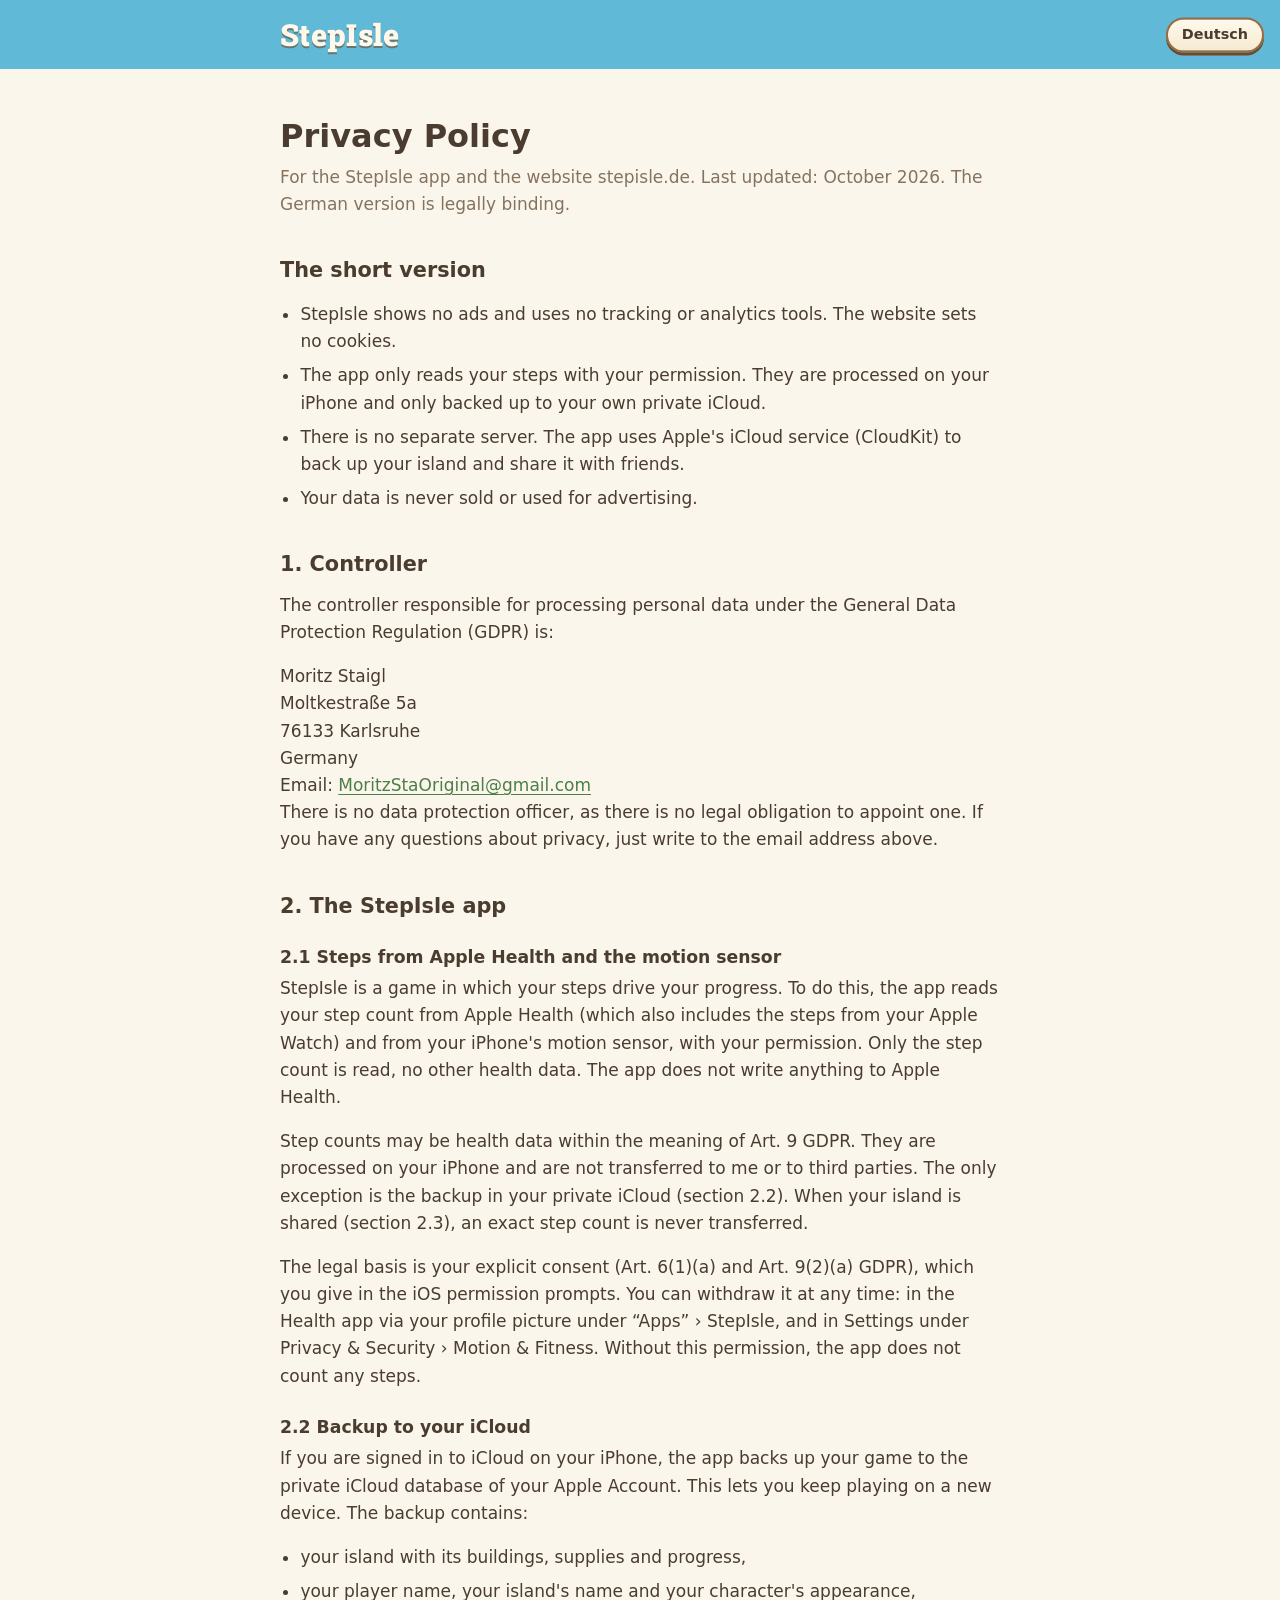
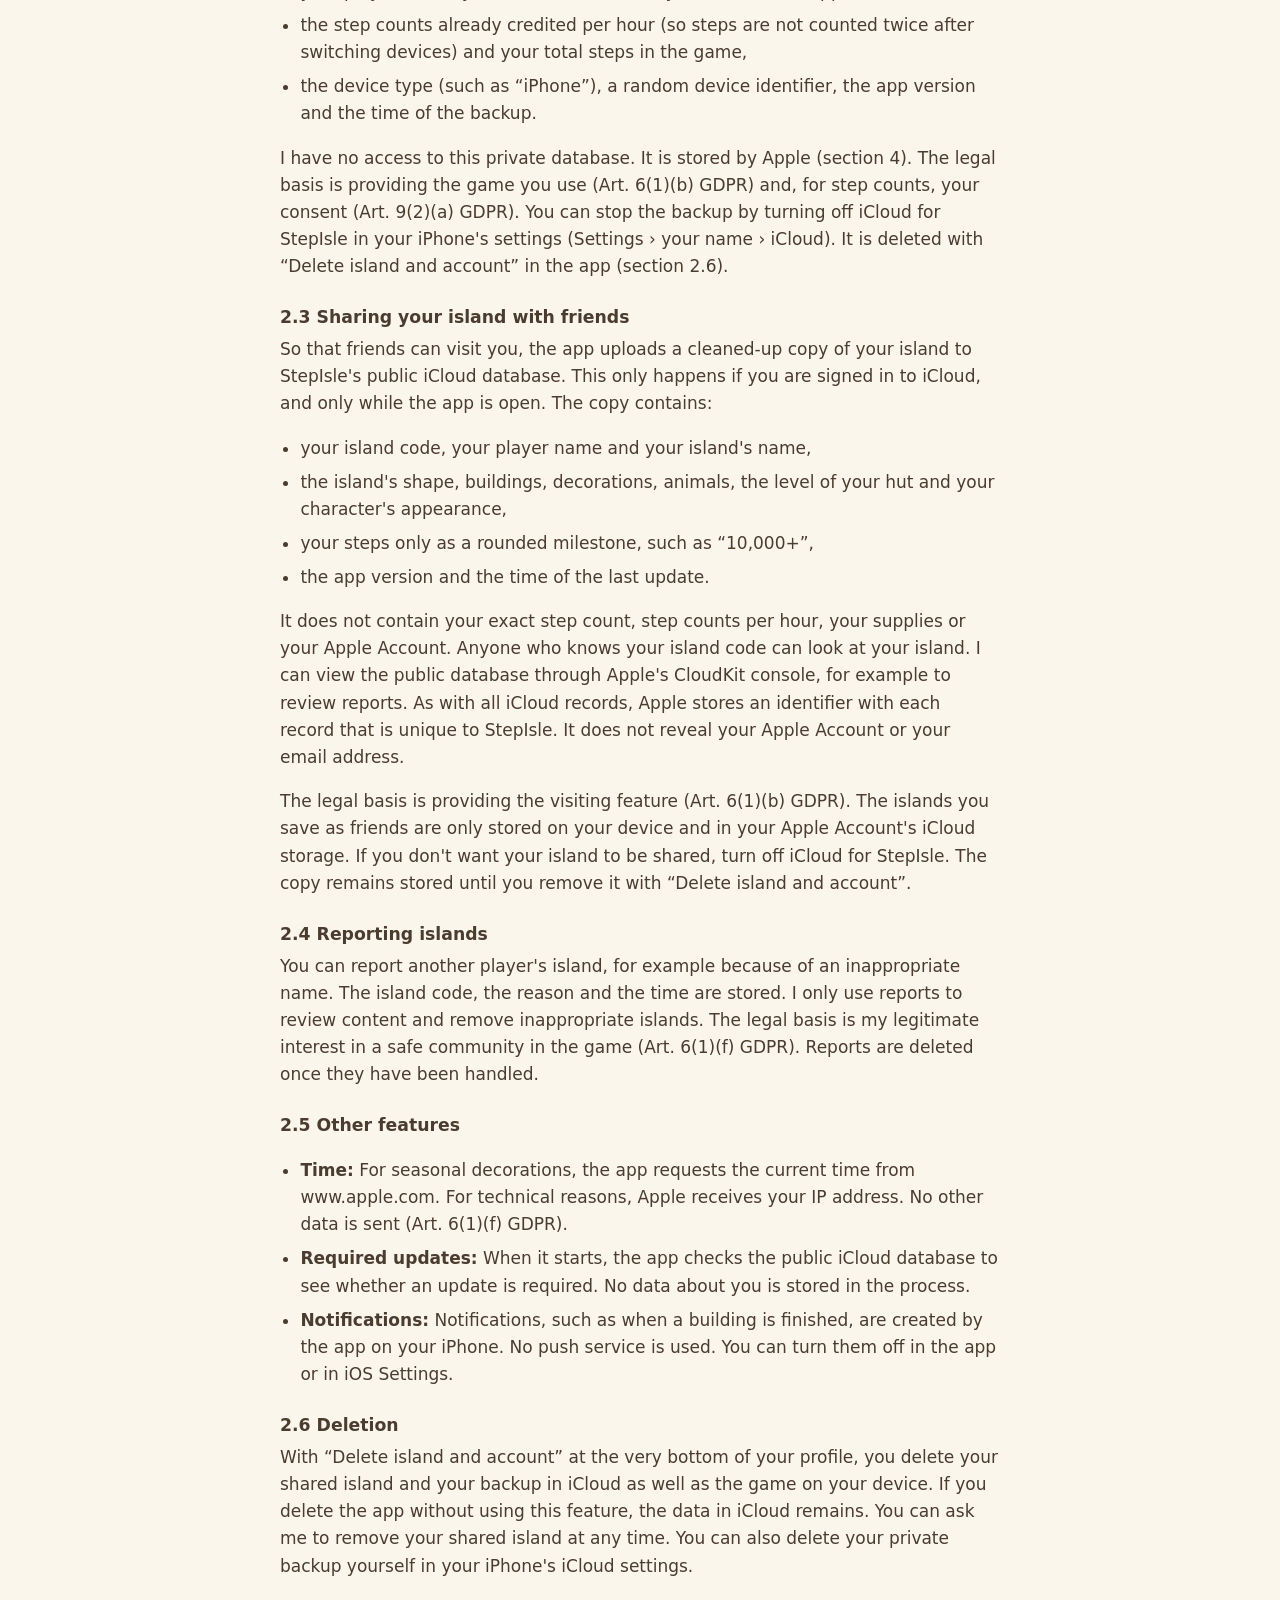
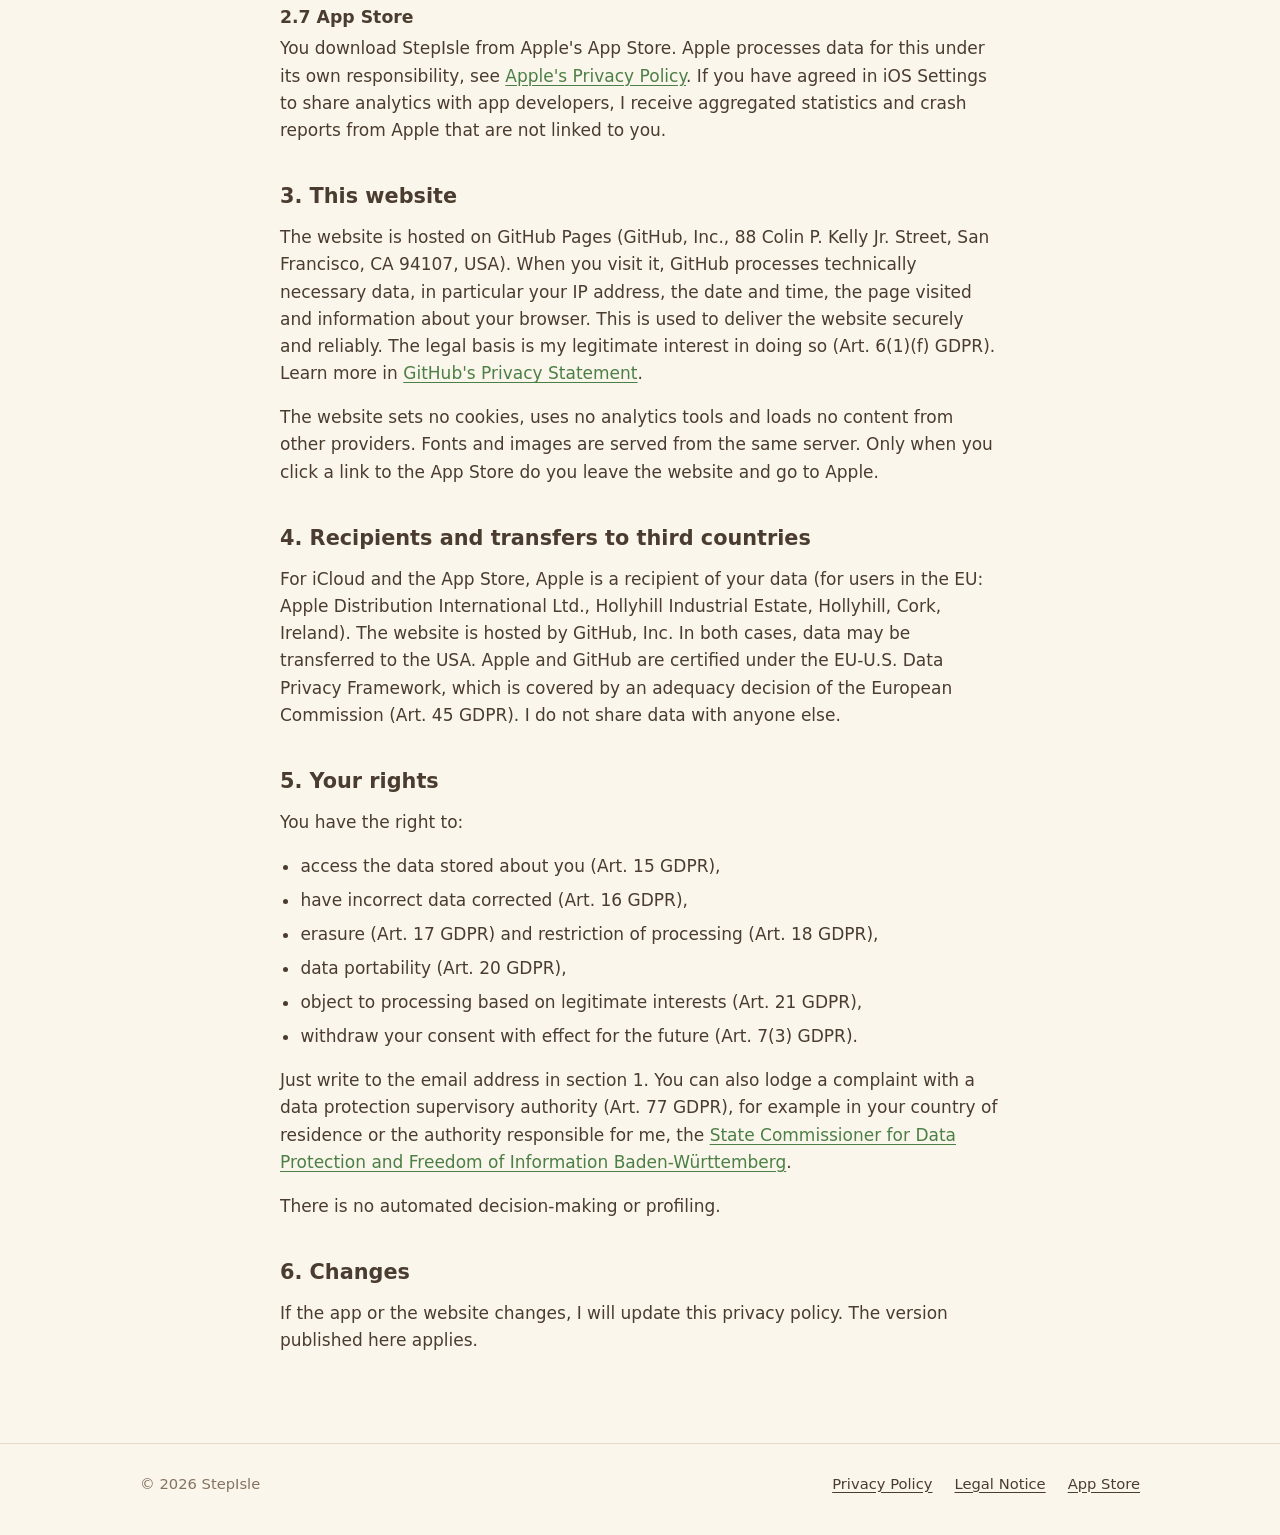
<file: en/privacy/index.html>
<!doctype html>
<html lang="en">
<head>
  <meta charset="utf-8">
  <meta name="viewport" content="width=device-width, initial-scale=1">
  <title>Privacy Policy – StepIsle</title>
  <meta name="description" content="Privacy policy for the StepIsle app and this website: which data is processed, why, and what rights you have.">
  <meta name="theme-color" content="#60b9d6">
  <link rel="canonical" href="https://stepisle.de/en/privacy/">
  <link rel="alternate" hreflang="de" href="https://stepisle.de/datenschutz/">
  <link rel="alternate" hreflang="en" href="https://stepisle.de/en/privacy/">
  <link rel="icon" type="image/png" href="../../assets/img/favicon.png">
  <link rel="apple-touch-icon" href="../../assets/img/apple-touch-icon.png">
  <link rel="stylesheet" href="../../assets/style.css">
  <script src="../../assets/config.js" defer></script>
</head>
<body>
  <a class="skip" href="#content">Skip to content</a>

  <header class="topbar">
    <div class="wrap">
      <p class="logo"><a href="../">StepIsle</a></p>
    </div>
    <a class="lang" href="../../datenschutz/" hreflang="de" lang="de">Deutsch</a>
  </header>

  <main id="content" class="wrap legal">
    <h1>Privacy Policy</h1>
    <p class="meta">For the StepIsle app and the website stepisle.de. Last updated: October 2026. The German version is legally binding.</p>

    <h2>The short version</h2>
    <ul>
      <li>StepIsle shows no ads and uses no tracking or analytics tools. The website sets no cookies.</li>
      <li>The app only reads your steps with your permission. They are processed on your iPhone and only backed up to your own private iCloud.</li>
      <li>There is no separate server. The app uses Apple's iCloud service (CloudKit) to back up your island and share it with friends.</li>
      <li>Your data is never sold or used for advertising.</li>
    </ul>

    <h2>1. Controller</h2>
    <p>The controller responsible for processing personal data under the General Data Protection Regulation (GDPR) is:</p>
    <address>
      Moritz Staigl<br>
      Moltkestraße 5a<br>
      76133 Karlsruhe<br>
      Germany<br>
      Email: <a href="mailto:MoritzStaOriginal@gmail.com">MoritzStaOriginal@gmail.com</a>
    </address>
    <p>There is no data protection officer, as there is no legal obligation to appoint one. If you have any questions about privacy, just write to the email address above.</p>

    <h2>2. The StepIsle app</h2>

    <h3>2.1 Steps from Apple Health and the motion sensor</h3>
    <p>StepIsle is a game in which your steps drive your progress. To do this, the app reads your step count from Apple Health (which also includes the steps from your Apple Watch) and from your iPhone's motion sensor, with your permission. Only the step count is read, no other health data. The app does not write anything to Apple Health.</p>
    <p>Step counts may be health data within the meaning of Art. 9 GDPR. They are processed on your iPhone and are not transferred to me or to third parties. The only exception is the backup in your private iCloud (section 2.2). When your island is shared (section 2.3), an exact step count is never transferred.</p>
    <p>The legal basis is your explicit consent (Art. 6(1)(a) and Art. 9(2)(a) GDPR), which you give in the iOS permission prompts. You can withdraw it at any time: in the Health app via your profile picture under “Apps” › StepIsle, and in Settings under Privacy &amp; Security › Motion &amp; Fitness. Without this permission, the app does not count any steps.</p>

    <h3>2.2 Backup to your iCloud</h3>
    <p>If you are signed in to iCloud on your iPhone, the app backs up your game to the private iCloud database of your Apple Account. This lets you keep playing on a new device. The backup contains:</p>
    <ul>
      <li>your island with its buildings, supplies and progress,</li>
      <li>your player name, your island's name and your character's appearance,</li>
      <li>the step counts already credited per hour (so steps are not counted twice after switching devices) and your total steps in the game,</li>
      <li>the device type (such as “iPhone”), a random device identifier, the app version and the time of the backup.</li>
    </ul>
    <p>I have no access to this private database. It is stored by Apple (section 4). The legal basis is providing the game you use (Art. 6(1)(b) GDPR) and, for step counts, your consent (Art. 9(2)(a) GDPR). You can stop the backup by turning off iCloud for StepIsle in your iPhone's settings (Settings › your name › iCloud). It is deleted with “Delete island and account” in the app (section 2.6).</p>

    <h3>2.3 Sharing your island with friends</h3>
    <p>So that friends can visit you, the app uploads a cleaned-up copy of your island to StepIsle's public iCloud database. This only happens if you are signed in to iCloud, and only while the app is open. The copy contains:</p>
    <ul>
      <li>your island code, your player name and your island's name,</li>
      <li>the island's shape, buildings, decorations, animals, the level of your hut and your character's appearance,</li>
      <li>your steps only as a rounded milestone, such as “10,000+”,</li>
      <li>the app version and the time of the last update.</li>
    </ul>
    <p>It does not contain your exact step count, step counts per hour, your supplies or your Apple Account. Anyone who knows your island code can look at your island. I can view the public database through Apple's CloudKit console, for example to review reports. As with all iCloud records, Apple stores an identifier with each record that is unique to StepIsle. It does not reveal your Apple Account or your email address.</p>
    <p>The legal basis is providing the visiting feature (Art. 6(1)(b) GDPR). The islands you save as friends are only stored on your device and in your Apple Account's iCloud storage. If you don't want your island to be shared, turn off iCloud for StepIsle. The copy remains stored until you remove it with “Delete island and account”.</p>

    <h3>2.4 Reporting islands</h3>
    <p>You can report another player's island, for example because of an inappropriate name. The island code, the reason and the time are stored. I only use reports to review content and remove inappropriate islands. The legal basis is my legitimate interest in a safe community in the game (Art. 6(1)(f) GDPR). Reports are deleted once they have been handled.</p>

    <h3>2.5 Other features</h3>
    <ul>
      <li><strong>Time:</strong> For seasonal decorations, the app requests the current time from www.apple.com. For technical reasons, Apple receives your IP address. No other data is sent (Art. 6(1)(f) GDPR).</li>
      <li><strong>Required updates:</strong> When it starts, the app checks the public iCloud database to see whether an update is required. No data about you is stored in the process.</li>
      <li><strong>Notifications:</strong> Notifications, such as when a building is finished, are created by the app on your iPhone. No push service is used. You can turn them off in the app or in iOS Settings.</li>
    </ul>

    <h3>2.6 Deletion</h3>
    <p>With “Delete island and account” at the very bottom of your profile, you delete your shared island and your backup in iCloud as well as the game on your device. If you delete the app without using this feature, the data in iCloud remains. You can ask me to remove your shared island at any time. You can also delete your private backup yourself in your iPhone's iCloud settings.</p>

    <h3>2.7 App Store</h3>
    <p>You download StepIsle from Apple's App Store. Apple processes data for this under its own responsibility, see <a href="https://www.apple.com/legal/privacy/" rel="noopener">Apple's Privacy Policy</a>. If you have agreed in iOS Settings to share analytics with app developers, I receive aggregated statistics and crash reports from Apple that are not linked to you.</p>

    <h2>3. This website</h2>
    <p>The website is hosted on GitHub Pages (GitHub, Inc., 88 Colin P. Kelly Jr. Street, San Francisco, CA 94107, USA). When you visit it, GitHub processes technically necessary data, in particular your IP address, the date and time, the page visited and information about your browser. This is used to deliver the website securely and reliably. The legal basis is my legitimate interest in doing so (Art. 6(1)(f) GDPR). Learn more in <a href="https://docs.github.com/en/site-policy/privacy-policies/github-general-privacy-statement" rel="noopener">GitHub's Privacy Statement</a>.</p>
    <p>The website sets no cookies, uses no analytics tools and loads no content from other providers. Fonts and images are served from the same server. Only when you click a link to the App Store do you leave the website and go to Apple.</p>

    <h2>4. Recipients and transfers to third countries</h2>
    <p>For iCloud and the App Store, Apple is a recipient of your data (for users in the EU: Apple Distribution International Ltd., Hollyhill Industrial Estate, Hollyhill, Cork, Ireland). The website is hosted by GitHub, Inc. In both cases, data may be transferred to the USA. Apple and GitHub are certified under the EU-U.S. Data Privacy Framework, which is covered by an adequacy decision of the European Commission (Art. 45 GDPR). I do not share data with anyone else.</p>

    <h2>5. Your rights</h2>
    <p>You have the right to:</p>
    <ul>
      <li>access the data stored about you (Art. 15 GDPR),</li>
      <li>have incorrect data corrected (Art. 16 GDPR),</li>
      <li>erasure (Art. 17 GDPR) and restriction of processing (Art. 18 GDPR),</li>
      <li>data portability (Art. 20 GDPR),</li>
      <li>object to processing based on legitimate interests (Art. 21 GDPR),</li>
      <li>withdraw your consent with effect for the future (Art. 7(3) GDPR).</li>
    </ul>
    <p>Just write to the email address in section 1. You can also lodge a complaint with a data protection supervisory authority (Art. 77 GDPR), for example in your country of residence or the authority responsible for me, the <a href="https://www.baden-wuerttemberg.datenschutz.de" rel="noopener">State Commissioner for Data Protection and Freedom of Information Baden-Württemberg</a>.</p>
    <p>There is no automated decision-making or profiling.</p>

    <h2>6. Changes</h2>
    <p>If the app or the website changes, I will update this privacy policy. The version published here applies.</p>
  </main>

  <footer>
    <div class="wrap">
      <p>© 2026 StepIsle</p>
      <ul>
        <li><a href="./" aria-current="page">Privacy Policy</a></li>
        <li><a href="../legal-notice/">Legal Notice</a></li>
        <li><span class="is-pending" data-link="appStore">App Store<span data-pending> (soon)</span></span></li>
      </ul>
    </div>
  </footer>
</body>
</html>
</file>
<file: assets/style.css>
/* StepIsle – Farben aus der App (StepIsle3D/UI/Theme.swift, GameStyle.swift, LoadingScreen.swift) */

@font-face {
  /* Schriftzug „StepIsle“ wie in der App: Roboto Slab, Gewicht 900 (Apache 2.0, Lizenz daneben) */
  font-family: "Roboto Slab";
  src: url("fonts/roboto-slab-900.woff") format("woff");
  font-weight: 900;
  font-display: swap;
}

:root {
  color-scheme: light;
  --cream: #fbf6ec;
  --paper: #fffcf6;
  --ink: #4a3c2f;
  --ink-soft: #86735f;
  --line: #e8dcc8;
  --sage-deep: #6fa35e;
  --sage-dark: #4c7f45;
  --frame: #9a6b40;
  --frame-dark: #6e4a2a;
  --parchment-top: #fff9ec;
  --parchment-bottom: #f6ead2;
  --sea: #60b9d6;
  --rounded: ui-rounded, "SF Pro Rounded", "Nunito", system-ui, -apple-system, "Segoe UI", sans-serif;
  --logo: "Roboto Slab", Georgia, serif;
}

*,
*::before,
*::after {
  box-sizing: border-box;
}

html {
  -webkit-text-size-adjust: 100%;
  scroll-behavior: smooth;
}

body {
  margin: 0;
  background: var(--cream);
  color: var(--ink);
  font-family: var(--rounded);
  font-size: 1.0625rem;
  line-height: 1.6;
}

img {
  display: block;
  max-width: 100%;
  height: auto;
}

a {
  color: var(--sage-dark);
  text-underline-offset: 0.18em;
}

:focus-visible {
  outline: 3px solid var(--frame);
  outline-offset: 3px;
  border-radius: 6px;
}

.wrap {
  width: 100%;
  max-width: 1040px;
  margin: 0 auto;
  padding: 0 20px;
}

.skip {
  position: absolute;
  left: 12px;
  top: -60px;
  z-index: 10;
  padding: 8px 14px;
  background: var(--paper);
  border-radius: 999px;
  font-weight: 700;
}
.skip:focus {
  top: 12px;
}

/* ---------- Kopf: wie der Ladebildschirm der App ---------- */

.hero {
  position: relative;
  background: var(--sea);
  color: var(--parchment-top);
  text-align: center;
  padding: 28px 0 64px;
  overflow: hidden;
}

.lang {
  position: absolute;
  /* Immer ganz oben, damit das Inselbild den Button nie verdeckt */
  z-index: 100;
  top: 16px;
  right: 16px;
  padding: 4px 14px;
  font-size: 0.9rem;
  font-weight: 800;
  color: var(--ink);
  text-decoration: none;
  background: linear-gradient(var(--parchment-top), var(--parchment-bottom));
  border: 2px solid var(--frame);
  border-radius: 999px;
  box-shadow: 0 3px 0 var(--frame-dark);
}
.lang:active {
  transform: translateY(2px);
  box-shadow: 0 1px 0 var(--frame-dark);
}

.hero-island {
  /* Das Wasser im Bild läuft ins Durchsichtige aus – es darf breiter sein als sein Platz (wie in der App) */
  width: min(600px, 125vw);
  max-width: none;
  margin: 0 0 -24px 50%;
  transform: translateX(-50%);
  animation: float 7s ease-in-out infinite;
}

@keyframes float {
  50% {
    translate: 0 -6px;
  }
}

.logo {
  margin: 0;
  font-family: var(--logo);
  font-weight: 900;
  font-size: clamp(2.6rem, 8vw, 3.4rem);
  line-height: 1.1;
  letter-spacing: 0.01em;
  text-shadow: 0 2px 0 rgb(110 74 42 / 0.6);
}

.tagline {
  margin: 6px 0 0;
  font-size: 1.2rem;
  font-weight: 800;
  text-shadow: 0 1px 0 rgb(110 74 42 / 0.5);
}

.hero-text {
  max-width: 34em;
  margin: 14px auto 26px;
  font-weight: 600;
  text-shadow: 0 1px 0 rgb(110 74 42 / 0.35);
}

/* ---------- App-Store-Badge ---------- */

.store {
  display: inline-flex;
  flex-direction: column;
  align-items: center;
  gap: 8px;
  text-decoration: none;
  color: inherit;
}
.store img {
  height: 48px;
  width: auto;
}
.store.is-pending img {
  opacity: 0.6;
}
.store-note {
  font-size: 0.9rem;
  font-weight: 700;
}

/* ---------- Abschnitte ---------- */

section {
  padding: 72px 0 0;
}

h2 {
  margin: 0 0 14px;
  font-size: 1.6rem;
  font-weight: 800;
  line-height: 1.25;
}

h3 {
  margin: 0 0 4px;
  font-size: 1.08rem;
  font-weight: 800;
}

p {
  margin: 0 0 1em;
}

.lead {
  max-width: 40em;
  font-size: 1.12rem;
}

.points {
  display: grid;
  grid-template-columns: 1fr;
  gap: 26px 56px;
  max-width: 880px;
  margin: 36px 0 0;
  padding: 0;
  list-style: none;
}
.points p {
  margin: 0;
  color: var(--ink-soft);
}

.closing {
  max-width: 40em;
  margin-top: 36px;
}

/* Screenshots: auf dem Handy seitlich wischen, auf großen Bildschirmen nebeneinander */
.shots {
  display: flex;
  gap: 20px;
  margin: 48px 0 0;
  padding: 4px 20px 16px;
  list-style: none;
  overflow-x: auto;
  scroll-snap-type: x mandatory;
  scrollbar-width: none;
}
.shots::-webkit-scrollbar {
  display: none;
}
.shots li {
  flex: 0 0 auto;
  width: 190px;
  scroll-snap-align: center;
}
.shots figure {
  margin: 0;
}
.shots img {
  width: 100%;
  aspect-ratio: 560 / 1213;
  border: 5px solid #2b2621;
  border-radius: 30px;
  background: var(--line);
}
.shots figcaption {
  margin-top: 10px;
  font-size: 0.92rem;
  font-weight: 700;
  color: var(--ink-soft);
  text-align: center;
}

@media (min-width: 720px) {
  .points {
    grid-template-columns: 1fr 1fr;
  }
}

@media (min-width: 1080px) {
  .shots {
    justify-content: center;
    overflow: visible;
  }
}

/* ---------- Fragen: Pergament mit Holzrahmen wie die Karten in der App ---------- */

.faq {
  display: grid;
  gap: 16px;
  max-width: 760px;
}

details {
  background: linear-gradient(var(--parchment-top), var(--parchment-bottom));
  border: 2.5px solid var(--frame);
  border-radius: 18px;
  box-shadow: 0 4px 0 var(--frame-dark);
}

summary {
  display: flex;
  justify-content: space-between;
  align-items: center;
  gap: 16px;
  padding: 14px 18px;
  font-weight: 800;
  cursor: pointer;
  list-style: none;
}
summary::-webkit-details-marker {
  display: none;
}
summary::after {
  content: "";
  flex: 0 0 auto;
  width: 9px;
  height: 9px;
  margin-top: -4px;
  border-right: 3px solid var(--frame);
  border-bottom: 3px solid var(--frame);
  transform: rotate(45deg);
  transition: transform 0.2s ease;
}
details[open] summary::after {
  margin-top: 4px;
  transform: rotate(-135deg);
}

details > div {
  padding: 0 18px 4px;
}

/* ---------- Laden ---------- */

.download {
  text-align: center;
}
.download p {
  max-width: 30em;
  margin-left: auto;
  margin-right: auto;
}
.download .store {
  margin-top: 6px;
}

/* ---------- Rechtliche Seiten (Impressum, Datenschutz) ---------- */

.topbar {
  position: relative;
  background: var(--sea);
  padding: 18px 0;
}
.topbar .wrap {
  max-width: 760px;
}
.topbar .logo {
  font-size: 1.9rem;
}
.topbar .logo a {
  color: var(--parchment-top);
  text-decoration: none;
}
.topbar .lang {
  top: 50%;
  transform: translateY(-50%);
}
.topbar .lang:active {
  transform: translateY(calc(-50% + 2px));
}

.legal {
  max-width: 760px;
  padding-top: 48px;
}
.legal h1 {
  margin: 0 0 8px;
  font-size: 2rem;
  font-weight: 800;
  line-height: 1.2;
}
.legal h2 {
  margin-top: 40px;
  font-size: 1.3rem;
}
.legal h3 {
  margin-top: 24px;
}
.legal ul {
  padding-left: 1.2em;
}
.legal li {
  margin-bottom: 0.4em;
}
.legal address {
  font-style: normal;
}
.legal .meta {
  color: var(--ink-soft);
}
.legal a {
  overflow-wrap: anywhere;
}

/* Noch auszufüllende Angaben */
.todo {
  background: #fde7a8;
  color: var(--ink);
  padding: 0 4px;
  border-radius: 4px;
}

/* ---------- Fuß ---------- */

footer {
  margin-top: 88px;
  padding: 28px 0 40px;
  border-top: 1px solid var(--line);
  font-size: 0.92rem;
  color: var(--ink-soft);
}
footer .wrap {
  display: flex;
  flex-wrap: wrap;
  justify-content: space-between;
  gap: 12px 24px;
}
footer ul {
  display: flex;
  flex-wrap: wrap;
  gap: 8px 22px;
  margin: 0;
  padding: 0;
  list-style: none;
}
footer a {
  color: var(--ink);
}
footer .is-pending {
  color: var(--ink-soft);
}
footer p {
  margin: 0;
}

@media (max-width: 600px) {
  body {
    font-size: 1rem;
  }
  section {
    padding-top: 56px;
  }
  .hero {
    padding-bottom: 52px;
  }
  .shots li {
    width: 160px;
  }
}

@media (prefers-reduced-motion: reduce) {
  html {
    scroll-behavior: auto;
  }
  .hero-island {
    animation: none;
  }
  summary::after {
    transition: none;
  }
}
</file>
